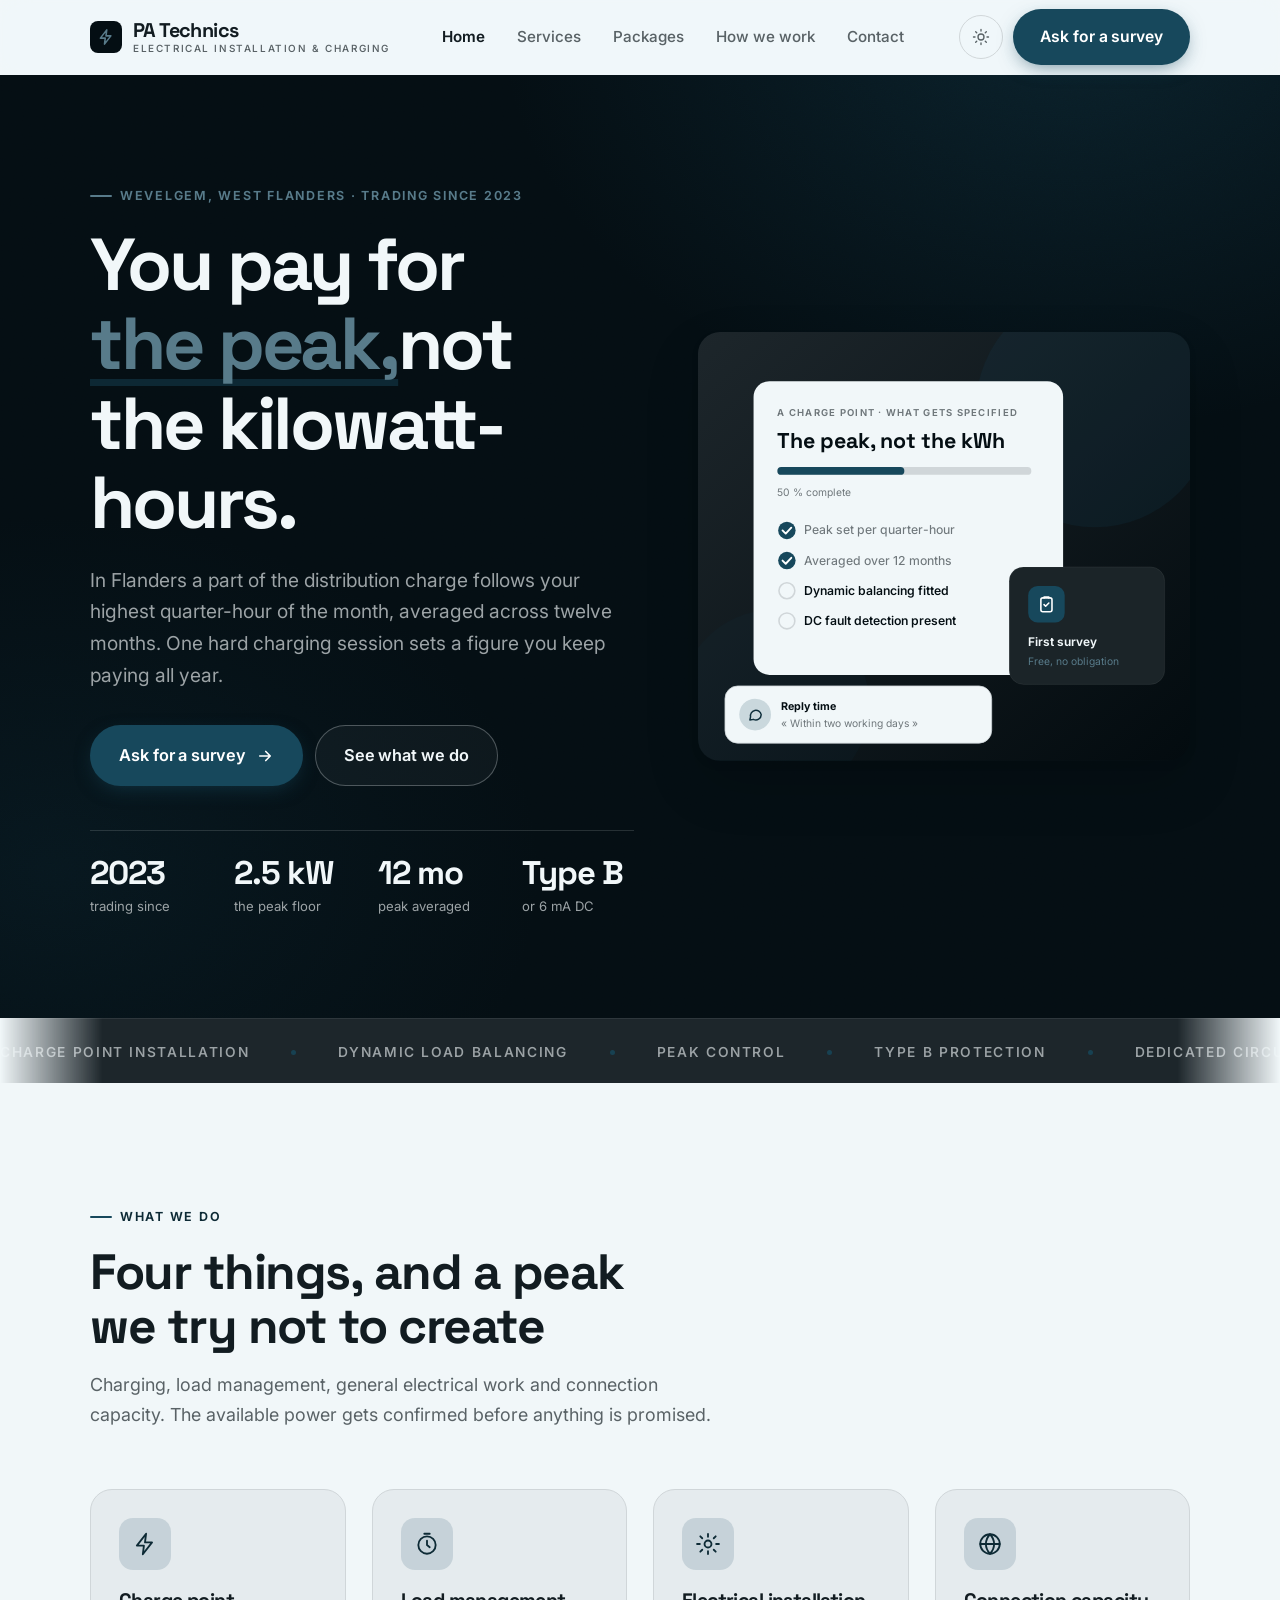
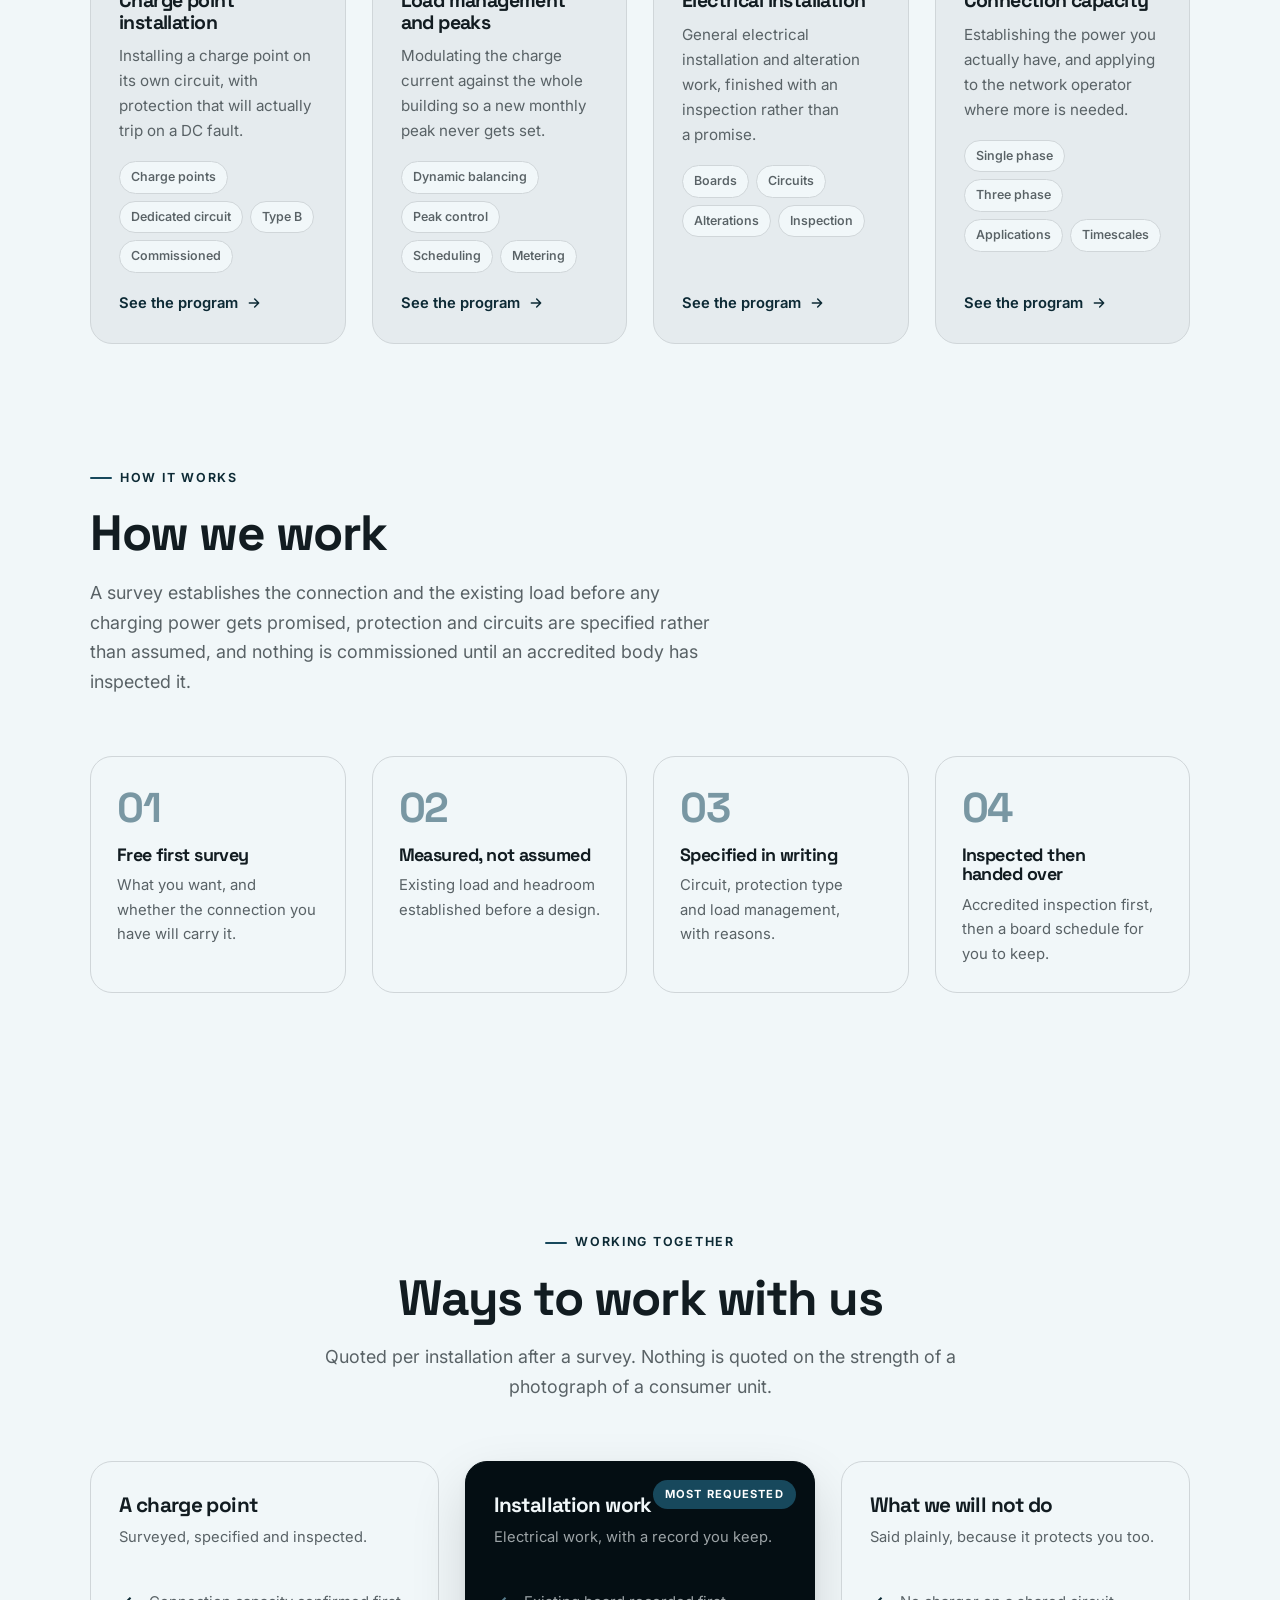
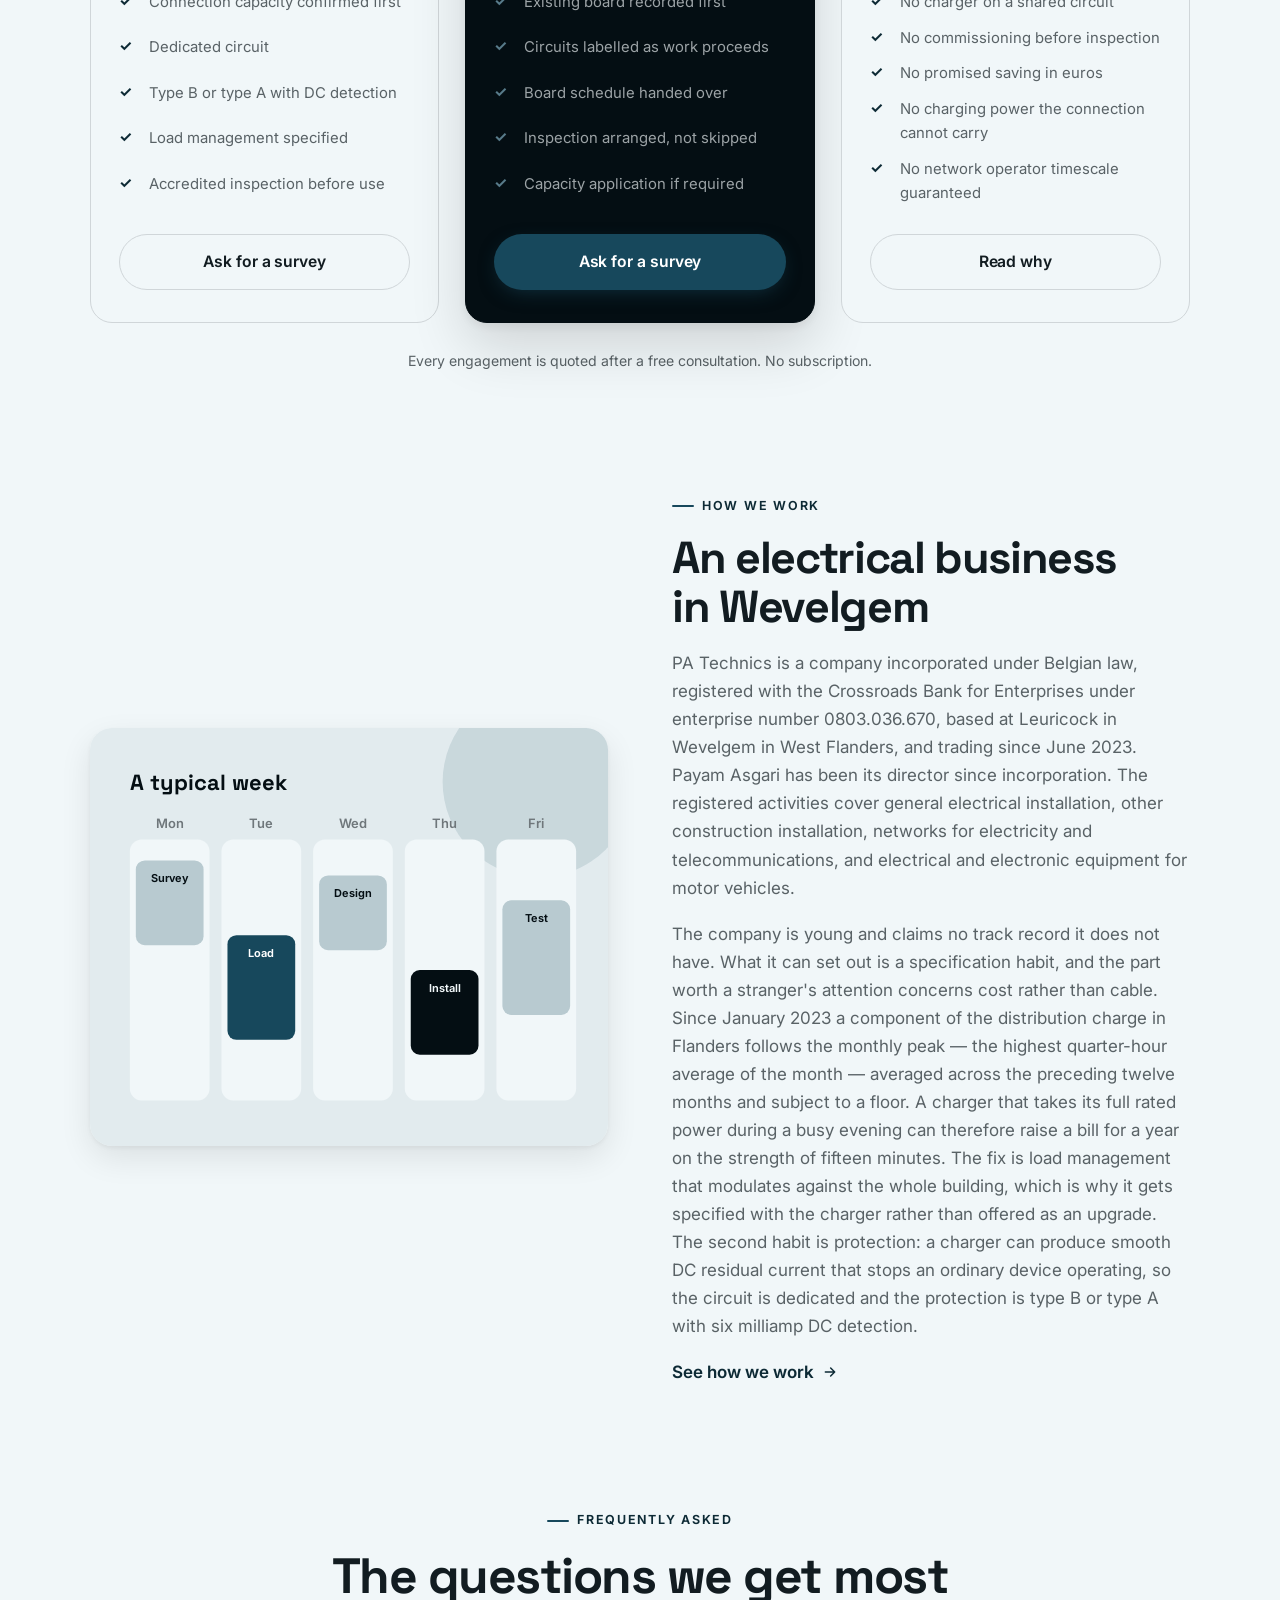
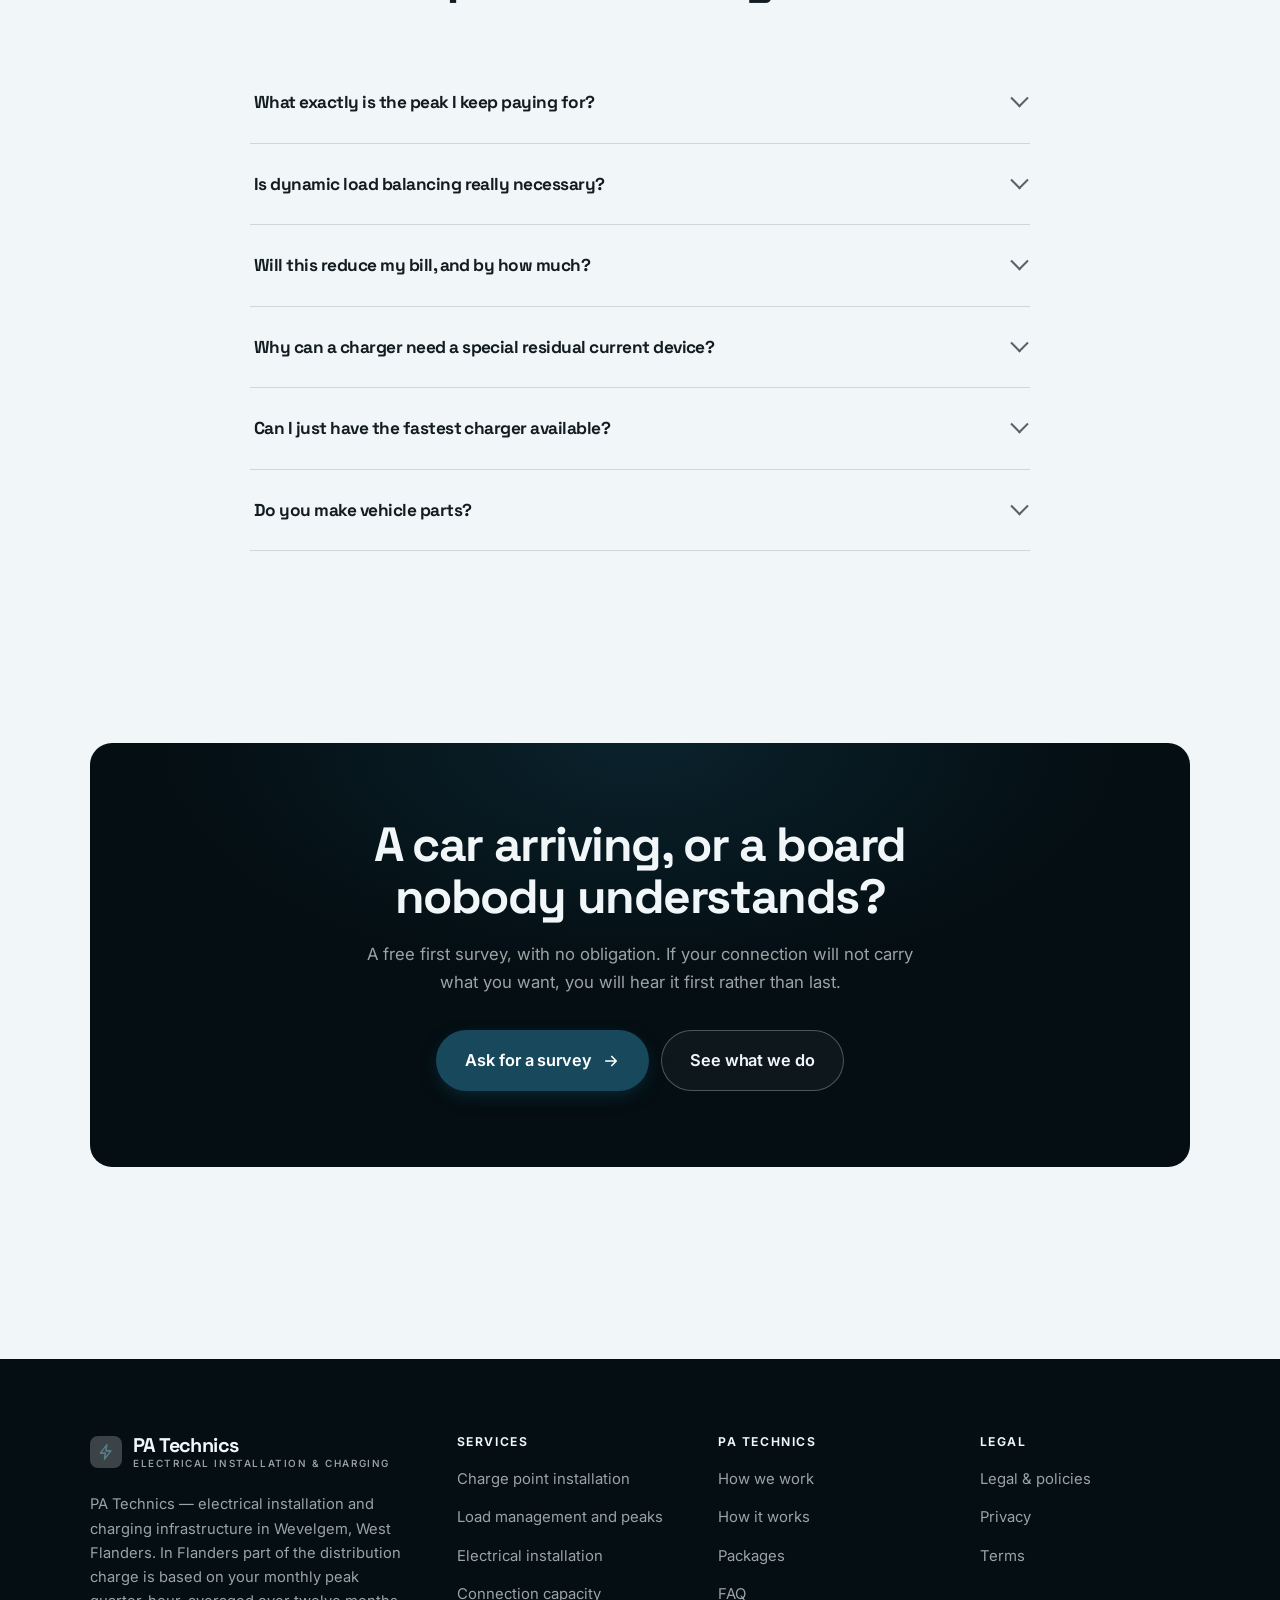
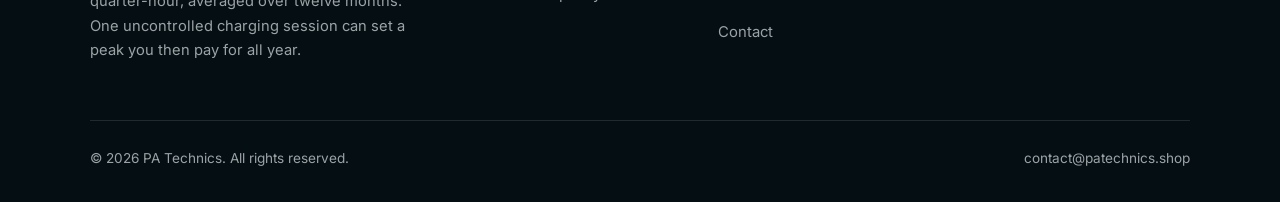
<file: index.html>
<!DOCTYPE html>
<html lang="en" class="no-js">
<head>
<meta charset="utf-8">
<meta name="viewport" content="width=device-width, initial-scale=1">
<title>PA Technics — electrical installation and charging, Wevelgem</title>
<meta name="description" content="PA Technics, electrical installation and charging infrastructure in Wevelgem, West Flanders: charge point installation, load management and peak control, general electrical work, and grid connection capacity.">
<link rel="canonical" href="https://patechnics.shop/">

<meta property="og:type" content="website">
<meta property="og:url" content="https://patechnics.shop/">
<meta property="og:site_name" content="PA Technics">
<meta property="og:locale" content="en_US">
<meta property="og:title" content="PA Technics — electrical installation and charging, Wevelgem">
<meta property="og:description" content="PA Technics, electrical installation and charging infrastructure in Wevelgem, West Flanders: charge point installation, load management and peak control, general electrical work, and grid connection capacity.">
<meta name="theme-color" content="#040e13">

<link rel="icon" href="assets/img/favicon.svg" type="image/svg+xml">
<link rel="preconnect" href="https://fonts.googleapis.com">
<link rel="preconnect" href="https://fonts.gstatic.com" crossorigin>
<link rel="stylesheet" href="https://fonts.googleapis.com/css2?family=Space+Grotesk:wght@400;500;700&family=Inter:wght@400..700&display=swap">
<link rel="stylesheet" href="assets/css/style.css">

<!-- Thème appliqué avant le premier rendu (évite le flash) -->
<script>
document.documentElement.classList.remove('no-js');
(function(){try{var t=localStorage.getItem('site-theme');if(t){document.documentElement.setAttribute('data-theme',t);}}catch(e){}})();
</script>
<script type="application/ld+json">
{
  "@context": "https://schema.org",
  "@type": "Organization",
  "name": "PA Technics",
  "url": "https://patechnics.shop/",
  "email": "contact@patechnics.shop",
  "description": "PA Technics, electrical installation and charging infrastructure in Wevelgem, West Flanders: charge point installation, load management and peak control, general electrical work, and grid connection capacity.",
  "areaServed": "US",
  "knowsLanguage": "en"
}
</script>
</head>

<body>
<a class="skip-link" href="#main">Skip to main content</a>

<header class="site-header">
  <nav class="wrap nav" aria-label="Main navigation">
    <a class="brand" href="index.html">
      <svg class="brand__mark" viewBox="0 0 64 64" aria-hidden="true">
        <rect class="bm-bg" width="64" height="64" rx="16"/>
        <g class="bm-ic" transform="translate(14 14) scale(1.5)" fill="none" stroke-width="2.1" stroke-linecap="round" stroke-linejoin="round"><path d="M13 2.5 4.5 13.5H11l-1 8 8.5-11H12z"/></g>
      </svg>
      <span>PA Technics<span class="brand__sub">ELECTRICAL INSTALLATION &amp; CHARGING</span></span>
    </a>

    <ul class="nav__links" id="nav-links">
      <li><a href="index.html" aria-current="page">Home</a></li>
      <li><a href="programs.html">Services</a></li>
      <li><a href="index.html#pricing">Packages</a></li>
      <li><a href="about.html">How we work</a></li>
      <li><a href="contact.html">Contact</a></li>
      <li><a class="btn btn--primary" href="contact.html">Ask for a survey</a></li>
    </ul>

    <div class="nav__cta">
      <button class="theme-toggle" type="button" aria-label="Switch to dark theme">
        <svg class="icon-sun" viewBox="0 0 24 24" fill="none" stroke="currentColor" stroke-width="1.8" stroke-linecap="round" aria-hidden="true"><circle cx="12" cy="12" r="4"/><path d="M12 2v2m0 16v2M2 12h2m16 0h2M4.9 4.9l1.4 1.4m11.4 11.4 1.4 1.4M19.1 4.9l-1.4 1.4M6.3 17.7l-1.4 1.4"/></svg>
        <svg class="icon-moon" viewBox="0 0 24 24" fill="none" stroke="currentColor" stroke-width="1.8" stroke-linecap="round" stroke-linejoin="round" aria-hidden="true"><path d="M21 12.8A9 9 0 1 1 11.2 3a7 7 0 0 0 9.8 9.8z"/></svg>
      </button>
      <a class="btn btn--primary" href="contact.html">Ask for a survey</a>
      <button class="nav__toggle" type="button" aria-expanded="false" aria-controls="nav-links" aria-label="Open menu">
        <svg class="icon-open" viewBox="0 0 24 24" fill="none" stroke="currentColor" stroke-width="2" stroke-linecap="round" aria-hidden="true"><path d="M3 6h18M3 12h18M3 18h18"/></svg>
        <svg class="icon-close" viewBox="0 0 24 24" fill="none" stroke="currentColor" stroke-width="2" stroke-linecap="round" aria-hidden="true"><path d="M6 6l12 12M18 6L6 18"/></svg>
      </button>
    </div>
  </nav>
</header>

<main id="main">

<section class="hero">
  <div class="wrap hero__inner">
    <div>
      <span class="eyebrow hero__eyebrow">Wevelgem, West Flanders · Trading since 2023</span>
      <h1>You pay for<br> <em>the peak,</em>not the kilowatt-hours.</h1>
      <p class="hero__lede">In Flanders a part of the distribution charge follows your highest quarter-hour of the month, averaged across twelve months. One hard charging session sets a figure you keep paying all year.</p>

      <div class="hero__actions">
        <a class="btn btn--primary btn--lg" href="contact.html">Ask for a survey <svg viewBox="0 0 24 24" fill="none" stroke="currentColor" stroke-width="2.2" stroke-linecap="round" stroke-linejoin="round" aria-hidden="true"><path d="M5 12h14M13 6l6 6-6 6"/></svg></a>
        <a class="btn btn--on-dark btn--lg" href="programs.html">See what we do</a>
      </div>

      <ul class="hero__proof">
        <li><span class="stat__num">2023</span><span class="stat__label">trading since</span></li>
        <li><span class="stat__num">2.5 kW</span><span class="stat__label">the peak floor</span></li>
        <li><span class="stat__num">12 mo</span><span class="stat__label">peak averaged</span></li>
        <li><span class="stat__num">Type B</span><span class="stat__label">or 6 mA DC</span></li>
      </ul>
    </div>

    <div class="hero__art">
      <svg viewBox="0 0 620 540" role="img" aria-label="What is specified on a charge point installation in Flanders, and why the peak matters.">
        <defs>
          <linearGradient id="hbg" x1="0" y1="0" x2="1" y2="1">
            <stop offset="0" stop-color="#1d262b"/><stop offset="1" stop-color="#030b0f"/>
          </linearGradient>
        </defs>
        <rect width="620" height="540" rx="22" fill="url(#hbg)"/>
        <circle cx="500" cy="96" r="150" fill="#17485c" opacity=".16"/>
        <circle cx="96" cy="470" r="120" fill="#17485c" opacity=".08"/>

        <g style="font-family: var(--font-body)">
          <!-- Carte programme -->
          <rect x="70" y="62" width="390" height="370" rx="20" fill="#f1f7f9"/>
          <text x="100" y="106" font-size="12" font-weight="650" letter-spacing="1.6" fill="#6f777b">A CHARGE POINT · WHAT GETS SPECIFIED</text>
          <text x="100" y="146" font-size="27" font-weight="700" fill="#040e13" style="font-family: var(--font-display)">The peak, not the kWh</text>
          <rect x="100" y="170" width="320" height="10" rx="5" fill="#d0d6d9"/>
          <rect x="100" y="170" width="160" height="10" rx="5" fill="#17485c"/>
          <text x="100" y="206" font-size="13" fill="#6f777b">50 % complete</text>
          <circle cx="112" cy="250" r="11" fill="#17485c"/><path d="M106.5 250l4 4 7-7.5" fill="none" stroke="#ffffff" stroke-width="2.4" stroke-linecap="round" stroke-linejoin="round"/><text x="134" y="255" font-size="15.5" fill="#6f777b" font-weight="450">Peak set per quarter-hour</text>
          <circle cx="112" cy="288" r="11" fill="#17485c"/><path d="M106.5 288l4 4 7-7.5" fill="none" stroke="#ffffff" stroke-width="2.4" stroke-linecap="round" stroke-linejoin="round"/><text x="134" y="293" font-size="15.5" fill="#6f777b" font-weight="450">Averaged over 12 months</text>
          <circle cx="112" cy="326" r="10" fill="none" stroke="#d0d6d9" stroke-width="2"/><text x="134" y="331" font-size="15.5" fill="#040e13" font-weight="560">Dynamic balancing fitted</text>
          <circle cx="112" cy="364" r="10" fill="none" stroke="#d0d6d9" stroke-width="2"/><text x="134" y="369" font-size="15.5" fill="#040e13" font-weight="560">DC fault detection present</text>

          <!-- Carte séance -->
          <rect x="392" y="296" width="196" height="148" rx="18" fill="#1b2428" stroke="#ffffff" stroke-opacity=".08"/>
          <rect x="416" y="320" width="46" height="46" rx="12" fill="#17485c"/>
          <g transform="translate(427 331)" fill="none" stroke="#ffffff" color="#ffffff" stroke-width="2" stroke-linecap="round" stroke-linejoin="round"><rect x="5" y="4" width="14" height="17.5" rx="2.5"/><path d="M9 4V3h6v1M9 12.5l2 2 4-4"/></g>
          <text x="416" y="396" font-size="15" font-weight="650" fill="#f1f7f9">First survey</text>
          <text x="416" y="420" font-size="13" fill="#587b8a">Free, no obligation</text>

          <!-- Retour du coach -->
          <rect x="34" y="446" width="336" height="72" rx="16" fill="#f1f7f9" stroke="#d0d6d9"/>
          <circle cx="72" cy="482" r="20" fill="#cad8dd"/>
          <g transform="translate(62 472) scale(.84)" fill="none" stroke="#0f2f3c" stroke-width="2.2" stroke-linecap="round" stroke-linejoin="round"><path d="M21 12a8 8 0 0 1-11.6 7.1L4 20l1-4.6A8 8 0 1 1 21 12z"/></g>
          <text x="104" y="476" font-size="13.5" font-weight="700" fill="#040e13">Reply time</text>
          <text x="104" y="498" font-size="13" fill="#6f777b">« Within two working days »</text>
        </g>
      </svg>
    </div>
  </div>
</section>

<div class="marquee" aria-hidden="true">
  <div class="marquee__track"><span>Charge point installation</span><span>Dynamic load balancing</span><span>Peak control</span><span>Type B protection</span><span>Dedicated circuits</span><span>Electrical installation</span><span>Three-phase conversion</span><span>Grid connection capacity</span><span>Wevelgem</span><span>West Flanders</span><span>Charge point installation</span><span>Dynamic load balancing</span><span>Peak control</span><span>Type B protection</span><span>Dedicated circuits</span><span>Electrical installation</span><span>Three-phase conversion</span><span>Grid connection capacity</span><span>Wevelgem</span><span>West Flanders</span></div>
</div>

<section class="section wrap" id="programs">
  <div class="section-head reveal">
    <span class="eyebrow">What we do</span>
    <h2>Four things, and a peak we try not to create</h2>
    <p>Charging, load management, general electrical work and connection capacity. The available power gets confirmed before anything is promised.</p>
  </div>
  <div class="grid grid--4 reveal-group">
    <a class="card" href="programs.html#charging">
      <div class="card__icon"><svg viewBox="0 0 24 24" fill="none" stroke="currentColor" stroke-width="1.7" stroke-linecap="round" stroke-linejoin="round" aria-hidden="true"><path d="M13 2.5 4.5 13.5H11l-1 8 8.5-11H12z"/></svg></div>
      <h3>Charge point installation</h3>
      <p>Installing a charge point on its own circuit, with protection that will actually trip on a DC fault.</p>
      <ul class="tags"><li>Charge points</li><li>Dedicated circuit</li><li>Type B</li><li>Commissioned</li></ul>
      <span class="arrow-link">See the program <svg viewBox="0 0 24 24" fill="none" stroke="currentColor" stroke-width="2.2" stroke-linecap="round" stroke-linejoin="round" aria-hidden="true"><path d="M5 12h14M13 6l6 6-6 6"/></svg></span>
    </a>
    <a class="card" href="programs.html#load">
      <div class="card__icon"><svg viewBox="0 0 24 24" fill="none" stroke="currentColor" stroke-width="1.7" stroke-linecap="round" stroke-linejoin="round" aria-hidden="true"><circle cx="12" cy="13" r="8"/><path d="M12 9v4l2.5 2M9.5 2.5h5"/></svg></div>
      <h3>Load management and peaks</h3>
      <p>Modulating the charge current against the whole building so a new monthly peak never gets set.</p>
      <ul class="tags"><li>Dynamic balancing</li><li>Peak control</li><li>Scheduling</li><li>Metering</li></ul>
      <span class="arrow-link">See the program <svg viewBox="0 0 24 24" fill="none" stroke="currentColor" stroke-width="2.2" stroke-linecap="round" stroke-linejoin="round" aria-hidden="true"><path d="M5 12h14M13 6l6 6-6 6"/></svg></span>
    </a>
    <a class="card" href="programs.html#electrical">
      <div class="card__icon"><svg viewBox="0 0 24 24" fill="none" stroke="currentColor" stroke-width="1.7" stroke-linecap="round" stroke-linejoin="round" aria-hidden="true"><circle cx="12" cy="12" r="3.2"/><path d="M12 2.8v2.6M12 18.6v2.6M4.5 12H1.9M22.1 12h-2.6M6.7 6.7 4.9 4.9M19.1 19.1l-1.8-1.8M17.3 6.7l1.8-1.8M4.9 19.1l1.8-1.8"/></svg></div>
      <h3>Electrical installation</h3>
      <p>General electrical installation and alteration work, finished with an inspection rather than a promise.</p>
      <ul class="tags"><li>Boards</li><li>Circuits</li><li>Alterations</li><li>Inspection</li></ul>
      <span class="arrow-link">See the program <svg viewBox="0 0 24 24" fill="none" stroke="currentColor" stroke-width="2.2" stroke-linecap="round" stroke-linejoin="round" aria-hidden="true"><path d="M5 12h14M13 6l6 6-6 6"/></svg></span>
    </a>
    <a class="card" href="programs.html#capacity">
      <div class="card__icon"><svg viewBox="0 0 24 24" fill="none" stroke="currentColor" stroke-width="1.7" stroke-linecap="round" stroke-linejoin="round" aria-hidden="true"><circle cx="12" cy="12" r="9"/><path d="M3 12h18M12 3c2.5 2.7 3.8 5.7 3.8 9s-1.3 6.3-3.8 9c-2.5-2.7-3.8-5.7-3.8-9S9.5 5.7 12 3z"/></svg></div>
      <h3>Connection capacity</h3>
      <p>Establishing the power you actually have, and applying to the network operator where more is needed.</p>
      <ul class="tags"><li>Single phase</li><li>Three phase</li><li>Applications</li><li>Timescales</li></ul>
      <span class="arrow-link">See the program <svg viewBox="0 0 24 24" fill="none" stroke="currentColor" stroke-width="2.2" stroke-linecap="round" stroke-linejoin="round" aria-hidden="true"><path d="M5 12h14M13 6l6 6-6 6"/></svg></span>
    </a>
  </div>
</section>

<section class="section section--flush wrap" id="how-it-works">
  <div class="section-head reveal">
    <span class="eyebrow">How it works</span>
    <h2>How we work</h2>
    <p>A survey establishes the connection and the existing load before any charging power gets promised, protection and circuits are specified rather than assumed, and nothing is commissioned until an accredited body has inspected it.</p>
  </div>
  <div class="grid grid--4 steps reveal-group">
    <article class="step">
      <h3>Free first survey</h3>
      <p>What you want, and whether the connection you have will carry it.</p>
    </article>
    <article class="step">
      <h3>Measured, not assumed</h3>
      <p>Existing load and headroom established before a design.</p>
    </article>
    <article class="step">
      <h3>Specified in writing</h3>
      <p>Circuit, protection type and load management, with reasons.</p>
    </article>
    <article class="step">
      <h3>Inspected then handed over</h3>
      <p>Accredited inspection first, then a board schedule for you to keep.</p>
    </article>
  </div>
</section>

<section class="section wrap" id="pricing">
  <div class="section-head section-head--center reveal">
    <span class="eyebrow">Working together</span>
    <h2>Ways to work with us</h2>
    <p>Quoted per installation after a survey. Nothing is quoted on the strength of a photograph of a consumer unit.</p>
  </div>
  <div class="grid grid--3 plans reveal-group">
    <article class="plan">
      
      <h3>A charge point</h3>
      <p class="plan__desc">Surveyed, specified and inspected.</p>
      
      <ul class="plan__features">
        <li>Connection capacity confirmed first</li>
        <li>Dedicated circuit</li>
        <li>Type B or type A with DC detection</li>
        <li>Load management specified</li>
        <li>Accredited inspection before use</li>
      </ul>
      <a class="btn btn--ghost btn--block" href="contact.html">Ask for a survey</a>
    </article>
    <article class="plan plan--featured">
      <span class="plan__tag">Most requested</span>
      <h3>Installation work</h3>
      <p class="plan__desc">Electrical work, with a record you keep.</p>
      
      <ul class="plan__features">
        <li>Existing board recorded first</li>
        <li>Circuits labelled as work proceeds</li>
        <li>Board schedule handed over</li>
        <li>Inspection arranged, not skipped</li>
        <li>Capacity application if required</li>
      </ul>
      <a class="btn btn--primary btn--block" href="contact.html">Ask for a survey</a>
    </article>
    <article class="plan">
      
      <h3>What we will not do</h3>
      <p class="plan__desc">Said plainly, because it protects you too.</p>
      
      <ul class="plan__features">
        <li>No charger on a shared circuit</li>
        <li>No commissioning before inspection</li>
        <li>No promised saving in euros</li>
        <li>No charging power the connection cannot carry</li>
        <li>No network operator timescale guaranteed</li>
      </ul>
      <a class="btn btn--ghost btn--block" href="contact.html">Read why</a>
    </article>
  </div>
  <p class="plans-note">Every engagement is quoted after a free consultation. No subscription.</p>
</section>

<section class="section section--flush wrap">
  <div class="split reveal">
    <div class="split__art">
      <svg viewBox="0 0 520 420" role="img" aria-label="Example of a typical week: Survey, Load, Design, Install, Test, Report.">
        <rect width="520" height="420" rx="20" fill="#e2ebee"/>
        <circle cx="450" cy="54" r="96" fill="#17485c" opacity=".12"/>
        <g style="font-family: var(--font-body)">
        <text x="40" y="62" font-size="22" font-weight="700" fill="#040e13" style="font-family: var(--font-display)">A typical week</text>
        <text x="80" y="100" text-anchor="middle" font-size="13" font-weight="600" fill="#6f777b">Mon</text>
        <rect x="40" y="112" width="80" height="262" rx="12" fill="#f1f7f9"/>
        <rect x="46" y="133" width="68" height="85" rx="9" fill="#b8cad0"/>
        <text x="80" y="155" text-anchor="middle" font-size="11" font-weight="650" fill="#040e13">Survey</text>
        <text x="172" y="100" text-anchor="middle" font-size="13" font-weight="600" fill="#6f777b">Tue</text>
        <rect x="132" y="112" width="80" height="262" rx="12" fill="#f1f7f9"/>
        <rect x="138" y="208" width="68" height="105" rx="9" fill="#17485c"/>
        <text x="172" y="230" text-anchor="middle" font-size="11" font-weight="650" fill="#ffffff">Load</text>
        <text x="264" y="100" text-anchor="middle" font-size="13" font-weight="600" fill="#6f777b">Wed</text>
        <rect x="224" y="112" width="80" height="262" rx="12" fill="#f1f7f9"/>
        <rect x="230" y="148" width="68" height="75" rx="9" fill="#b8cad0"/>
        <text x="264" y="170" text-anchor="middle" font-size="11" font-weight="650" fill="#040e13">Design</text>
        <text x="356" y="100" text-anchor="middle" font-size="13" font-weight="600" fill="#6f777b">Thu</text>
        <rect x="316" y="112" width="80" height="262" rx="12" fill="#f1f7f9"/>
        <rect x="322" y="243" width="68" height="85" rx="9" fill="#040e13"/>
        <text x="356" y="265" text-anchor="middle" font-size="11" font-weight="650" fill="#f1f7f9">Install</text>
        <text x="448" y="100" text-anchor="middle" font-size="13" font-weight="600" fill="#6f777b">Fri</text>
        <rect x="408" y="112" width="80" height="262" rx="12" fill="#f1f7f9"/>
        <rect x="414" y="173" width="68" height="115" rx="9" fill="#b8cad0"/>
        <text x="448" y="195" text-anchor="middle" font-size="11" font-weight="650" fill="#040e13">Test</text>
        </g>
      </svg>
    </div>
    <div>
      <span class="eyebrow">How we work</span>
      <h2>An electrical business in Wevelgem</h2>
      <p>PA Technics is a company incorporated under Belgian law, registered with the Crossroads Bank for Enterprises under enterprise number 0803.036.670, based at Leuricock in Wevelgem in West Flanders, and trading since June 2023. Payam Asgari has been its director since incorporation. The registered activities cover general electrical installation, other construction installation, networks for electricity and telecommunications, and electrical and electronic equipment for motor vehicles.</p>
      <p>The company is young and claims no track record it does not have. What it can set out is a specification habit, and the part worth a stranger's attention concerns cost rather than cable. Since January 2023 a component of the distribution charge in Flanders follows the monthly peak — the highest quarter-hour average of the month — averaged across the preceding twelve months and subject to a floor. A charger that takes its full rated power during a busy evening can therefore raise a bill for a year on the strength of fifteen minutes. The fix is load management that modulates against the whole building, which is why it gets specified with the charger rather than offered as an upgrade. The second habit is protection: a charger can produce smooth DC residual current that stops an ordinary device operating, so the circuit is dedicated and the protection is type B or type A with six milliamp DC detection.</p>
      <p><a class="arrow-link" href="about.html">See how we work <svg viewBox="0 0 24 24" fill="none" stroke="currentColor" stroke-width="2.2" stroke-linecap="round" stroke-linejoin="round" aria-hidden="true"><path d="M5 12h14M13 6l6 6-6 6"/></svg></a></p>
    </div>
  </div>
</section>

<section class="section section--flush wrap" id="faq">
  <div class="section-head section-head--center reveal">
    <span class="eyebrow">Frequently asked</span>
    <h2>The questions we get most</h2>
  </div>
  <div class="faq reveal">
    <details>
      <summary>What exactly is the peak I keep paying for?</summary>
      <p>The capacity component of the Flemish distribution charge is calculated from your monthly peak, which is the highest quarter-hourly average offtake recorded during that month, and the figure used is the average of those monthly peaks across the preceding twelve months, subject to a floor. The practical meaning is that a quarter of an hour of heavy simultaneous use does not cost you once; it sits in a rolling average for the next year. That is why we ask what else runs in the evening before specifying a charge point, and why the answer changes the design.</p>
    </details>
    <details>
      <summary>Is dynamic load balancing really necessary?</summary>
      <p>It is the difference between a charger that costs you only energy and one that also raises your capacity charge. Dynamic balancing measures what the rest of the building is drawing and allocates the remainder to the car, so the total never pushes past a set ceiling. On most evenings nothing is noticeable. On the few evenings when the oven, the heat pump and the car would have coincided, the car charges a little more slowly and no new peak is created. Static limiting caps the charger at a fixed figure regardless of the house, which is cruder but still far better than nothing.</p>
    </details>
    <details>
      <summary>Will this reduce my bill, and by how much?</summary>
      <p>It should reduce the capacity component, and we will not put a figure on it. The amount depends on the tariff applicable to you, on your supply contract, and above all on how you actually use electricity, none of which we control. Anyone who quotes you a precise annual saving before seeing a year of your consumption is guessing, and the guess will be optimistic. What we can say is what creates a peak and what prevents one, which is the part within an installer's control.</p>
    </details>
    <details>
      <summary>Why can a charger need a special residual current device?</summary>
      <p>Because of the kind of fault current it can produce. Charging equipment can generate smooth direct residual current, and a device of type AC or type A may be unable to detect it — worse, that current can impair the device so it fails to operate on faults it would otherwise catch. Protection therefore has to be a type B device, or a type A device combined with equipment detecting smooth DC residual current at six milliamps, which many chargers provide internally. The circuit is also dedicated. If a quotation does not mention any of this, it is worth asking which arrangement is being proposed.</p>
    </details>
    <details>
      <summary>Can I just have the fastest charger available?</summary>
      <p>Only if your connection carries it, which is the first thing to establish rather than the last. Many homes are on a single-phase connection that simply will not support an eleven kilowatt charge point, and raising the capacity or converting to three phase means applying to the distribution network operator, which sets the cost and the timescale. We find out before quoting. Quite often the better answer is a slower charger with good load management, because a car parked overnight does not need to be charged in forty minutes.</p>
    </details>
    <details>
      <summary>Do you make vehicle parts?</summary>
      <p>No, and this answer exists because one of our registered activity codes refers to the manufacture of electrical and electronic equipment for motor vehicles. We install and work on charging infrastructure and building electrical systems. We do not place electrical or electronic equipment for vehicles on the market under our own name, which would carry its own type-approval and electromagnetic compatibility obligations, and we make no declaration of conformity as a manufacturer of such equipment.</p>
    </details>
  </div>
</section>

<section class="wrap section--tight">
  <div class="cta-band reveal">
    <h2>A car arriving, or a board nobody understands?</h2>
    <p>A free first survey, with no obligation. If your connection will not carry what you want, you will hear it first rather than last.</p>
    <div class="hero__actions">
      <a class="btn btn--primary btn--lg" href="contact.html">Ask for a survey <svg viewBox="0 0 24 24" fill="none" stroke="currentColor" stroke-width="2.2" stroke-linecap="round" stroke-linejoin="round" aria-hidden="true"><path d="M5 12h14M13 6l6 6-6 6"/></svg></a>
      <a class="btn btn--on-dark btn--lg" href="programs.html">See what we do</a>
    </div>
  </div>
</section>

</main>

<footer class="site-footer">
  <div class="wrap">
    <div class="footer__grid">
      <div class="footer__brand">
        <a class="brand" href="index.html">
          <svg class="brand__mark" viewBox="0 0 64 64" aria-hidden="true">
        <rect class="bm-bg" width="64" height="64" rx="16"/>
        <g class="bm-ic" transform="translate(14 14) scale(1.5)" fill="none" stroke-width="2.1" stroke-linecap="round" stroke-linejoin="round"><path d="M13 2.5 4.5 13.5H11l-1 8 8.5-11H12z"/></g>
      </svg>
          <span>PA Technics<span class="brand__sub">ELECTRICAL INSTALLATION &amp; CHARGING</span></span>
        </a>
        <p>PA Technics — electrical installation and charging infrastructure in Wevelgem, West Flanders. In Flanders part of the distribution charge is based on your monthly peak quarter-hour, averaged over twelve months. One uncontrolled charging session can set a peak you then pay for all year.</p>
      </div>

      <div class="footer__col">
        <h4>Services</h4>
        <ul>
          <li><a href="programs.html#charging">Charge point installation</a></li>
          <li><a href="programs.html#load">Load management and peaks</a></li>
          <li><a href="programs.html#electrical">Electrical installation</a></li>
          <li><a href="programs.html#capacity">Connection capacity</a></li>
        </ul>
      </div>

      <div class="footer__col">
        <h4>PA Technics</h4>
        <ul>
          <li><a href="about.html">How we work</a></li>
          <li><a href="index.html#how-it-works">How it works</a></li>
          <li><a href="index.html#pricing">Packages</a></li>
          <li><a href="index.html#faq">FAQ</a></li>
          <li><a href="contact.html">Contact</a></li>
        </ul>
      </div>

      <div class="footer__col">
        <h4>Legal</h4>
        <ul>
          <li><a href="legal.html">Legal &amp; policies</a></li>
          <li><a href="legal.html#privacy">Privacy</a></li>
          <li><a href="legal.html#terms">Terms</a></li>
        </ul>
      </div>
    </div>

    <div class="footer__bottom">
      <p>© <span data-year>2026</span> PA Technics. All rights reserved.</p>
      <p><a href="mailto:contact@patechnics.shop">contact@patechnics.shop</a></p>
    </div>
  </div>
</footer>

<script src="assets/js/main.js" defer></script>
</body>
</html>
</file>
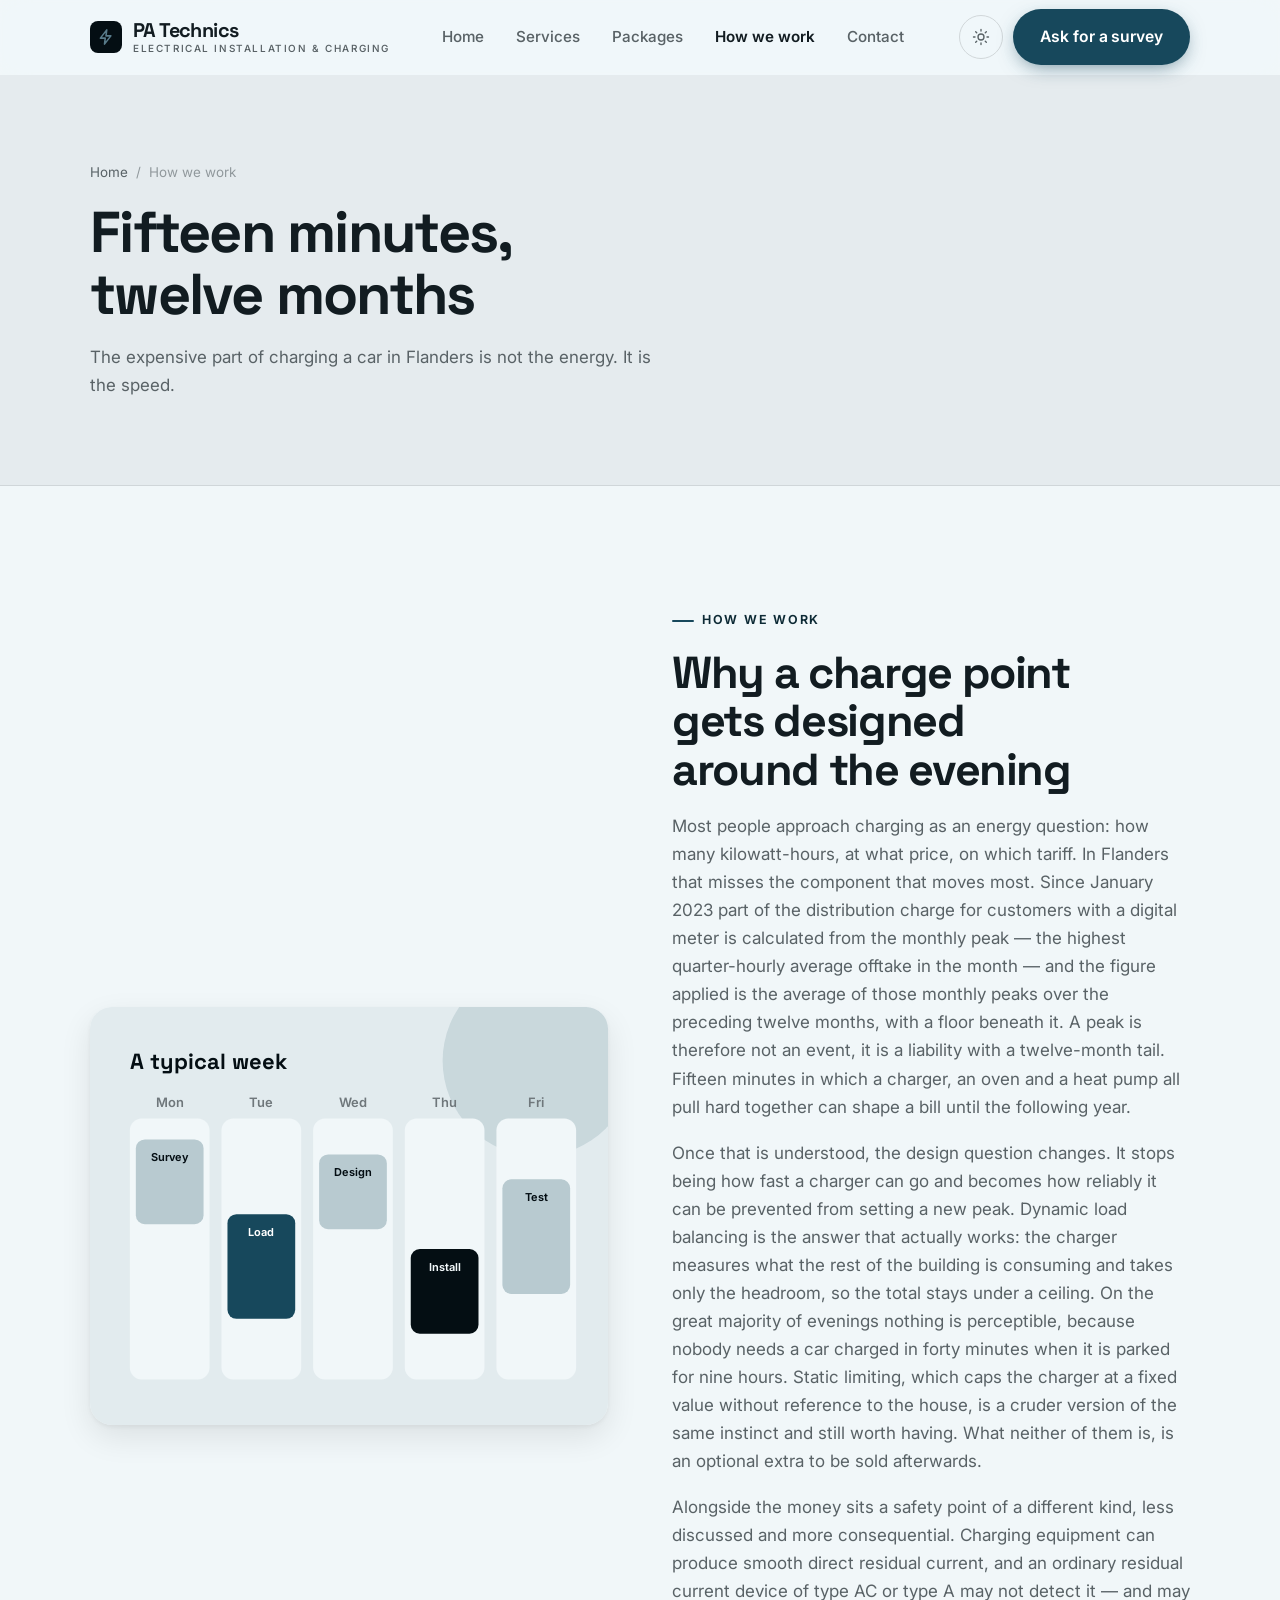
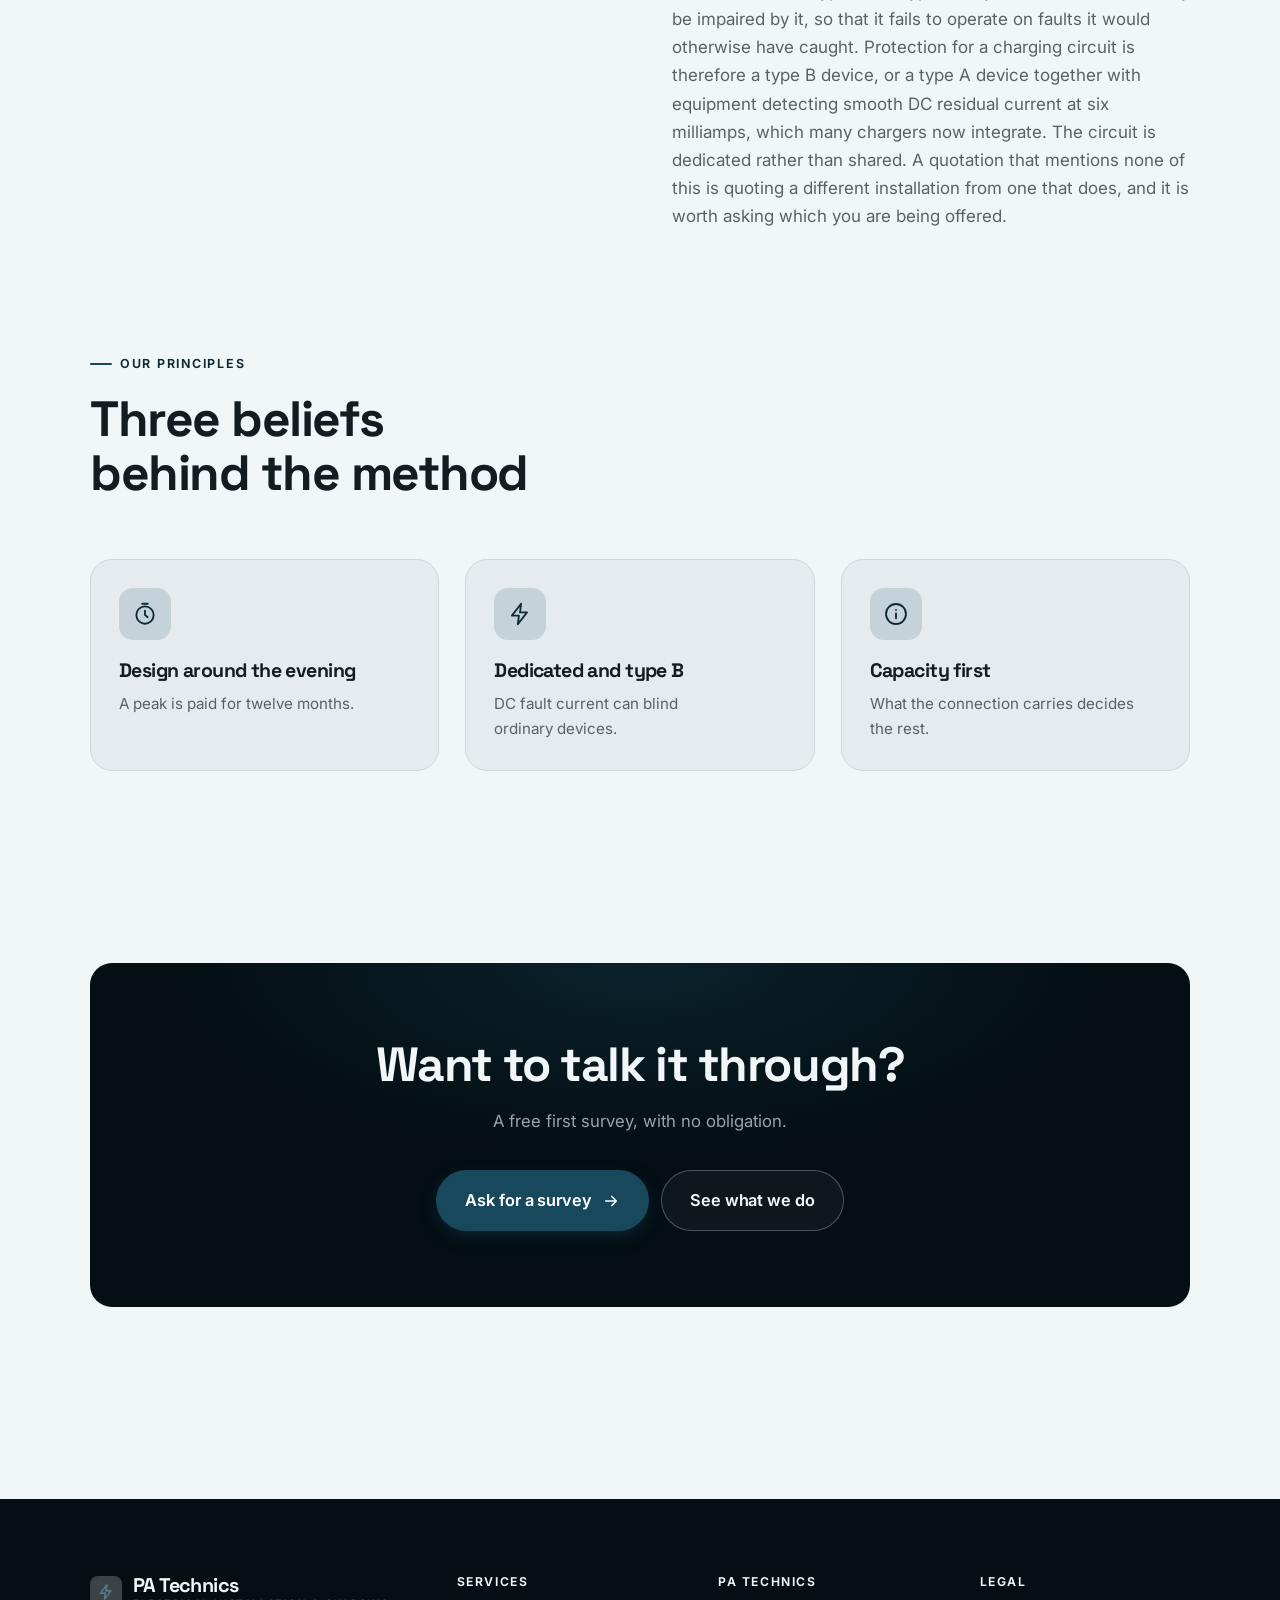
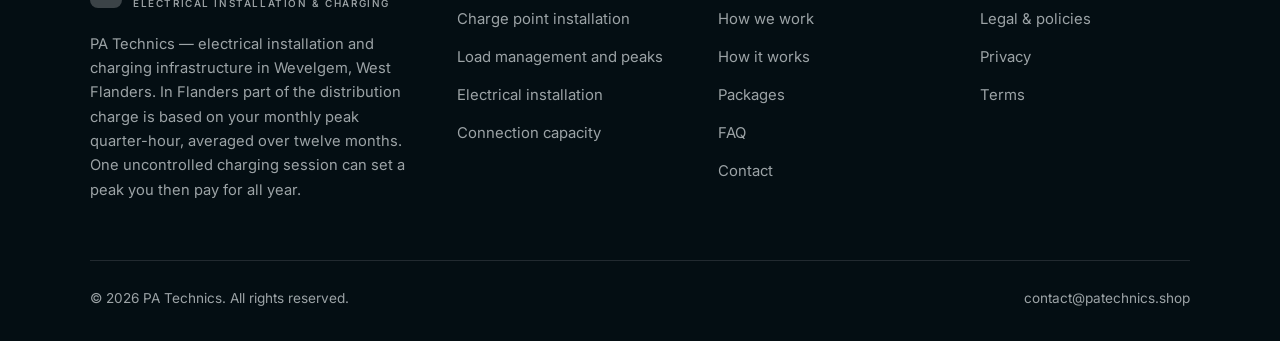
<file: about.html>
<!DOCTYPE html>
<html lang="en" class="no-js">
<head>
<meta charset="utf-8">
<meta name="viewport" content="width=device-width, initial-scale=1">
<title>How we work — PA Technics</title>
<meta name="description" content="About PA Technics, electrical installation and charging infrastructure in Wevelgem, West Flanders, enterprise number 0803.036.670.">
<link rel="canonical" href="https://patechnics.shop/about.html">

<meta property="og:type" content="website">
<meta property="og:url" content="https://patechnics.shop/about.html">
<meta property="og:site_name" content="PA Technics">
<meta property="og:locale" content="en_US">
<meta property="og:title" content="How we work — PA Technics">
<meta property="og:description" content="About PA Technics, electrical installation and charging infrastructure in Wevelgem, West Flanders, enterprise number 0803.036.670.">
<meta name="theme-color" content="#040e13">

<link rel="icon" href="assets/img/favicon.svg" type="image/svg+xml">
<link rel="preconnect" href="https://fonts.googleapis.com">
<link rel="preconnect" href="https://fonts.gstatic.com" crossorigin>
<link rel="stylesheet" href="https://fonts.googleapis.com/css2?family=Space+Grotesk:wght@400;500;700&family=Inter:wght@400..700&display=swap">
<link rel="stylesheet" href="assets/css/style.css">

<!-- Thème appliqué avant le premier rendu (évite le flash) -->
<script>
document.documentElement.classList.remove('no-js');
(function(){try{var t=localStorage.getItem('site-theme');if(t){document.documentElement.setAttribute('data-theme',t);}}catch(e){}})();
</script>
</head>

<body>
<a class="skip-link" href="#main">Skip to main content</a>

<header class="site-header">
  <nav class="wrap nav" aria-label="Main navigation">
    <a class="brand" href="index.html">
      <svg class="brand__mark" viewBox="0 0 64 64" aria-hidden="true">
        <rect class="bm-bg" width="64" height="64" rx="16"/>
        <g class="bm-ic" transform="translate(14 14) scale(1.5)" fill="none" stroke-width="2.1" stroke-linecap="round" stroke-linejoin="round"><path d="M13 2.5 4.5 13.5H11l-1 8 8.5-11H12z"/></g>
      </svg>
      <span>PA Technics<span class="brand__sub">ELECTRICAL INSTALLATION &amp; CHARGING</span></span>
    </a>

    <ul class="nav__links" id="nav-links">
      <li><a href="index.html">Home</a></li>
      <li><a href="programs.html">Services</a></li>
      <li><a href="index.html#pricing">Packages</a></li>
      <li><a href="about.html" aria-current="page">How we work</a></li>
      <li><a href="contact.html">Contact</a></li>
      <li><a class="btn btn--primary" href="contact.html">Ask for a survey</a></li>
    </ul>

    <div class="nav__cta">
      <button class="theme-toggle" type="button" aria-label="Switch to dark theme">
        <svg class="icon-sun" viewBox="0 0 24 24" fill="none" stroke="currentColor" stroke-width="1.8" stroke-linecap="round" aria-hidden="true"><circle cx="12" cy="12" r="4"/><path d="M12 2v2m0 16v2M2 12h2m16 0h2M4.9 4.9l1.4 1.4m11.4 11.4 1.4 1.4M19.1 4.9l-1.4 1.4M6.3 17.7l-1.4 1.4"/></svg>
        <svg class="icon-moon" viewBox="0 0 24 24" fill="none" stroke="currentColor" stroke-width="1.8" stroke-linecap="round" stroke-linejoin="round" aria-hidden="true"><path d="M21 12.8A9 9 0 1 1 11.2 3a7 7 0 0 0 9.8 9.8z"/></svg>
      </button>
      <a class="btn btn--primary" href="contact.html">Ask for a survey</a>
      <button class="nav__toggle" type="button" aria-expanded="false" aria-controls="nav-links" aria-label="Open menu">
        <svg class="icon-open" viewBox="0 0 24 24" fill="none" stroke="currentColor" stroke-width="2" stroke-linecap="round" aria-hidden="true"><path d="M3 6h18M3 12h18M3 18h18"/></svg>
        <svg class="icon-close" viewBox="0 0 24 24" fill="none" stroke="currentColor" stroke-width="2" stroke-linecap="round" aria-hidden="true"><path d="M6 6l12 12M18 6L6 18"/></svg>
      </button>
    </div>
  </nav>
</header>

<main id="main">

<section class="page-head">
  <div class="wrap">
    <nav class="breadcrumb" aria-label="Breadcrumb">
      <a href="index.html">Home</a><span>/</span><span aria-current="page">How we work</span>
    </nav>
    <h1>Fifteen minutes, twelve months</h1>
    <p>The expensive part of charging a car in Flanders is not the energy. It is the speed.</p>
  </div>
</section>

<section class="section wrap">
  <div class="split reveal">
    <div class="split__art">
      <svg viewBox="0 0 520 420" role="img" aria-label="Example of a typical week: Survey, Load, Design, Install, Test, Report.">
        <rect width="520" height="420" rx="20" fill="#e2ebee"/>
        <circle cx="450" cy="54" r="96" fill="#17485c" opacity=".12"/>
        <g style="font-family: var(--font-body)">
        <text x="40" y="62" font-size="22" font-weight="700" fill="#040e13" style="font-family: var(--font-display)">A typical week</text>
        <text x="80" y="100" text-anchor="middle" font-size="13" font-weight="600" fill="#6f777b">Mon</text>
        <rect x="40" y="112" width="80" height="262" rx="12" fill="#f1f7f9"/>
        <rect x="46" y="133" width="68" height="85" rx="9" fill="#b8cad0"/>
        <text x="80" y="155" text-anchor="middle" font-size="11" font-weight="650" fill="#040e13">Survey</text>
        <text x="172" y="100" text-anchor="middle" font-size="13" font-weight="600" fill="#6f777b">Tue</text>
        <rect x="132" y="112" width="80" height="262" rx="12" fill="#f1f7f9"/>
        <rect x="138" y="208" width="68" height="105" rx="9" fill="#17485c"/>
        <text x="172" y="230" text-anchor="middle" font-size="11" font-weight="650" fill="#ffffff">Load</text>
        <text x="264" y="100" text-anchor="middle" font-size="13" font-weight="600" fill="#6f777b">Wed</text>
        <rect x="224" y="112" width="80" height="262" rx="12" fill="#f1f7f9"/>
        <rect x="230" y="148" width="68" height="75" rx="9" fill="#b8cad0"/>
        <text x="264" y="170" text-anchor="middle" font-size="11" font-weight="650" fill="#040e13">Design</text>
        <text x="356" y="100" text-anchor="middle" font-size="13" font-weight="600" fill="#6f777b">Thu</text>
        <rect x="316" y="112" width="80" height="262" rx="12" fill="#f1f7f9"/>
        <rect x="322" y="243" width="68" height="85" rx="9" fill="#040e13"/>
        <text x="356" y="265" text-anchor="middle" font-size="11" font-weight="650" fill="#f1f7f9">Install</text>
        <text x="448" y="100" text-anchor="middle" font-size="13" font-weight="600" fill="#6f777b">Fri</text>
        <rect x="408" y="112" width="80" height="262" rx="12" fill="#f1f7f9"/>
        <rect x="414" y="173" width="68" height="115" rx="9" fill="#b8cad0"/>
        <text x="448" y="195" text-anchor="middle" font-size="11" font-weight="650" fill="#040e13">Test</text>
        </g>
      </svg>
    </div>
    <div>
      <span class="eyebrow">How we work</span>
      <h2>Why a charge point gets designed around the evening</h2>
      <p>Most people approach charging as an energy question: how many kilowatt-hours, at what price, on which tariff. In Flanders that misses the component that moves most. Since January 2023 part of the distribution charge for customers with a digital meter is calculated from the monthly peak — the highest quarter-hourly average offtake in the month — and the figure applied is the average of those monthly peaks over the preceding twelve months, with a floor beneath it. A peak is therefore not an event, it is a liability with a twelve-month tail. Fifteen minutes in which a charger, an oven and a heat pump all pull hard together can shape a bill until the following year.</p>
      <p>Once that is understood, the design question changes. It stops being how fast a charger can go and becomes how reliably it can be prevented from setting a new peak. Dynamic load balancing is the answer that actually works: the charger measures what the rest of the building is consuming and takes only the headroom, so the total stays under a ceiling. On the great majority of evenings nothing is perceptible, because nobody needs a car charged in forty minutes when it is parked for nine hours. Static limiting, which caps the charger at a fixed value without reference to the house, is a cruder version of the same instinct and still worth having. What neither of them is, is an optional extra to be sold afterwards.</p>
      <p>Alongside the money sits a safety point of a different kind, less discussed and more consequential. Charging equipment can produce smooth direct residual current, and an ordinary residual current device of type AC or type A may not detect it — and may be impaired by it, so that it fails to operate on faults it would otherwise have caught. Protection for a charging circuit is therefore a type B device, or a type A device together with equipment detecting smooth DC residual current at six milliamps, which many chargers now integrate. The circuit is dedicated rather than shared. A quotation that mentions none of this is quoting a different installation from one that does, and it is worth asking which you are being offered.</p>
      <!--
        TO DO: add a short introduction of the coach (name, real background),
        with a photo if possible. Do not invent credentials — see README.md.
      -->
    </div>
  </div>
</section>

<section class="section section--flush wrap">
  <div class="section-head reveal">
    <span class="eyebrow">Our principles</span>
    <h2>Three beliefs behind the method</h2>
  </div>
  <div class="grid grid--3 reveal-group">
    <article class="card">
      <div class="card__icon"><svg viewBox="0 0 24 24" fill="none" stroke="currentColor" stroke-width="1.7" stroke-linecap="round" stroke-linejoin="round" aria-hidden="true"><circle cx="12" cy="13" r="8"/><path d="M12 9v4l2.5 2M9.5 2.5h5"/></svg></div>
      <h3>Design around the evening</h3>
      <p>A peak is paid for twelve months.</p>
    </article>
    <article class="card">
      <div class="card__icon"><svg viewBox="0 0 24 24" fill="none" stroke="currentColor" stroke-width="1.7" stroke-linecap="round" stroke-linejoin="round" aria-hidden="true"><path d="M13 2.5 4.5 13.5H11l-1 8 8.5-11H12z"/></svg></div>
      <h3>Dedicated and type B</h3>
      <p>DC fault current can blind ordinary devices.</p>
    </article>
    <article class="card">
      <div class="card__icon"><svg viewBox="0 0 24 24" fill="none" stroke="currentColor" stroke-width="1.7" stroke-linecap="round" stroke-linejoin="round" aria-hidden="true"><circle cx="12" cy="12" r="9.2"/><path d="M12 16v-4.5M12 8.2v.1"/></svg></div>
      <h3>Capacity first</h3>
      <p>What the connection carries decides the rest.</p>
    </article>
  </div>
</section>

<section class="wrap section--tight">
  <div class="cta-band reveal">
    <h2>Want to talk it through?</h2>
    <p>A free first survey, with no obligation.</p>
    <div class="hero__actions">
      <a class="btn btn--primary btn--lg" href="contact.html">Ask for a survey <svg viewBox="0 0 24 24" fill="none" stroke="currentColor" stroke-width="2.2" stroke-linecap="round" stroke-linejoin="round" aria-hidden="true"><path d="M5 12h14M13 6l6 6-6 6"/></svg></a>
      <a class="btn btn--on-dark btn--lg" href="programs.html">See what we do</a>
    </div>
  </div>
</section>

</main>

<footer class="site-footer">
  <div class="wrap">
    <div class="footer__grid">
      <div class="footer__brand">
        <a class="brand" href="index.html">
          <svg class="brand__mark" viewBox="0 0 64 64" aria-hidden="true">
        <rect class="bm-bg" width="64" height="64" rx="16"/>
        <g class="bm-ic" transform="translate(14 14) scale(1.5)" fill="none" stroke-width="2.1" stroke-linecap="round" stroke-linejoin="round"><path d="M13 2.5 4.5 13.5H11l-1 8 8.5-11H12z"/></g>
      </svg>
          <span>PA Technics<span class="brand__sub">ELECTRICAL INSTALLATION &amp; CHARGING</span></span>
        </a>
        <p>PA Technics — electrical installation and charging infrastructure in Wevelgem, West Flanders. In Flanders part of the distribution charge is based on your monthly peak quarter-hour, averaged over twelve months. One uncontrolled charging session can set a peak you then pay for all year.</p>
      </div>

      <div class="footer__col">
        <h4>Services</h4>
        <ul>
          <li><a href="programs.html#charging">Charge point installation</a></li>
          <li><a href="programs.html#load">Load management and peaks</a></li>
          <li><a href="programs.html#electrical">Electrical installation</a></li>
          <li><a href="programs.html#capacity">Connection capacity</a></li>
        </ul>
      </div>

      <div class="footer__col">
        <h4>PA Technics</h4>
        <ul>
          <li><a href="about.html">How we work</a></li>
          <li><a href="index.html#how-it-works">How it works</a></li>
          <li><a href="index.html#pricing">Packages</a></li>
          <li><a href="index.html#faq">FAQ</a></li>
          <li><a href="contact.html">Contact</a></li>
        </ul>
      </div>

      <div class="footer__col">
        <h4>Legal</h4>
        <ul>
          <li><a href="legal.html">Legal &amp; policies</a></li>
          <li><a href="legal.html#privacy">Privacy</a></li>
          <li><a href="legal.html#terms">Terms</a></li>
        </ul>
      </div>
    </div>

    <div class="footer__bottom">
      <p>© <span data-year>2026</span> PA Technics. All rights reserved.</p>
      <p><a href="mailto:contact@patechnics.shop">contact@patechnics.shop</a></p>
    </div>
  </div>
</footer>

<script src="assets/js/main.js" defer></script>
</body>
</html>
</file>
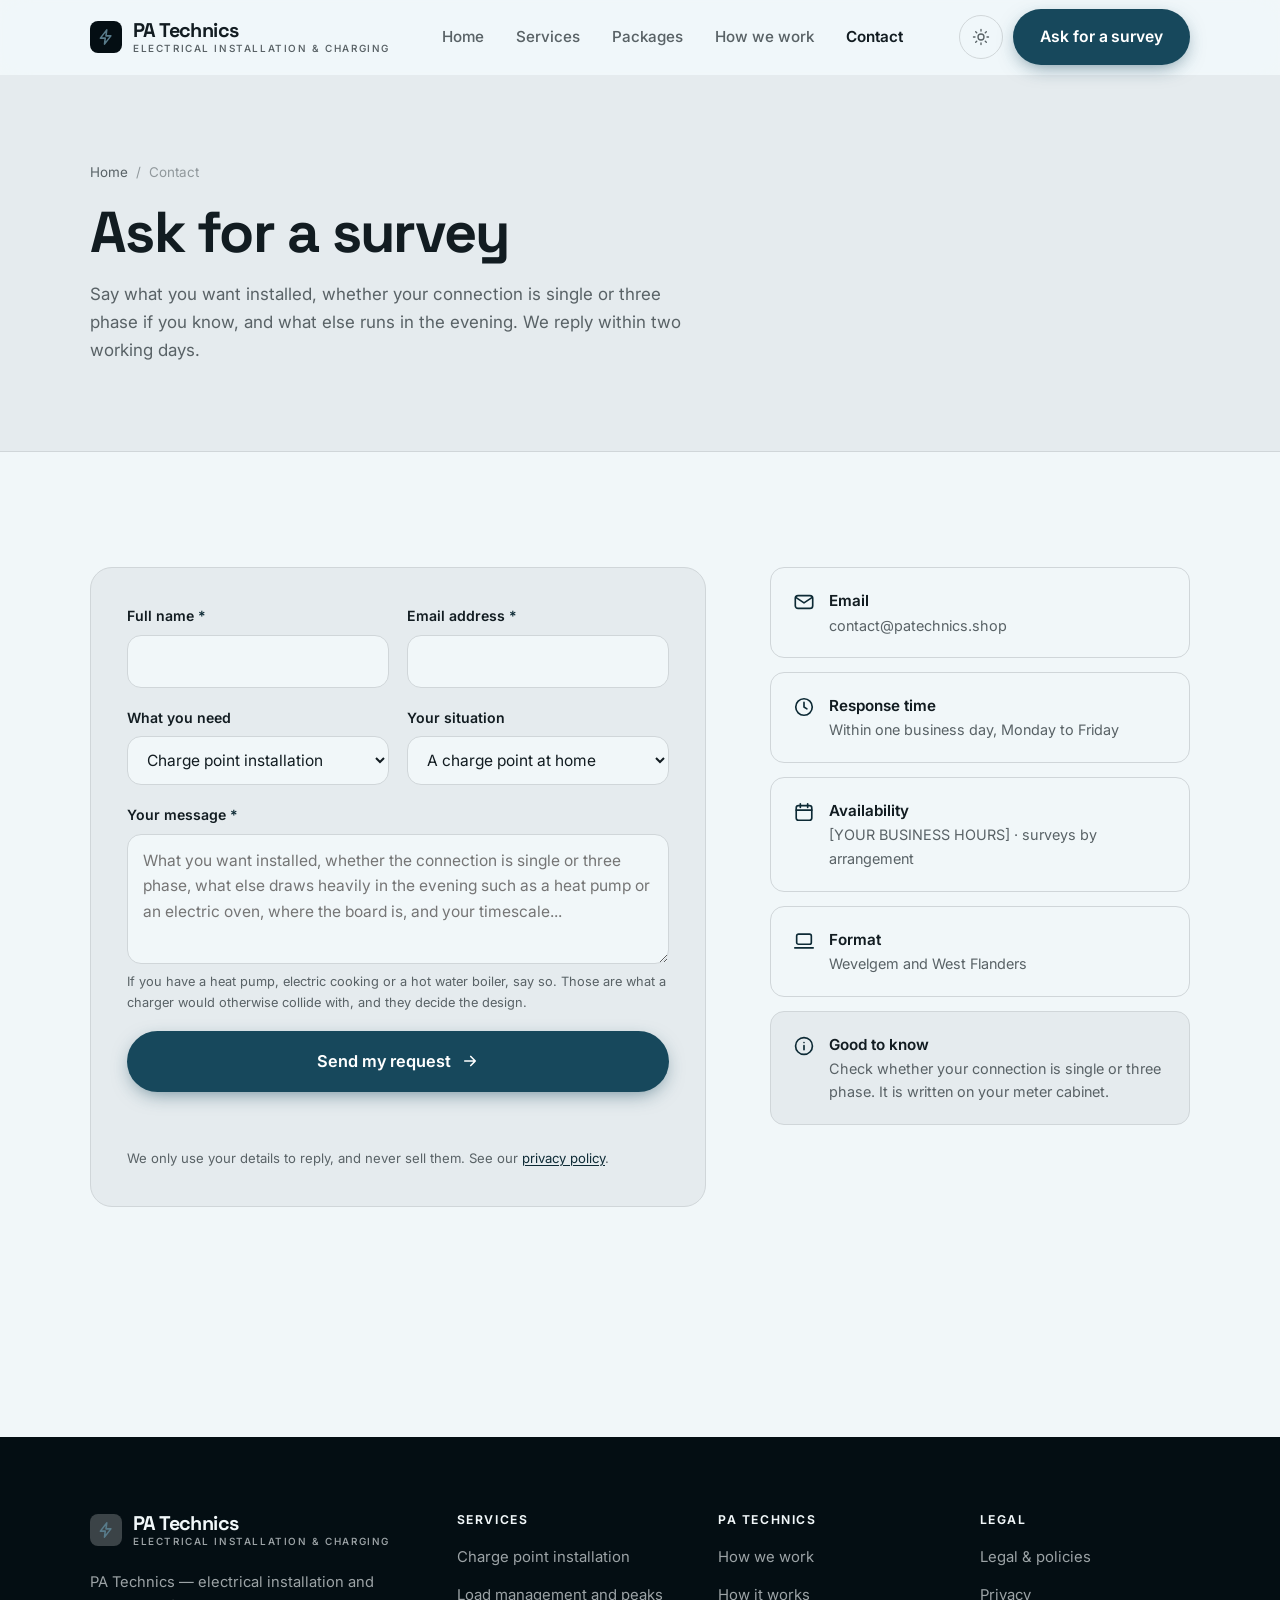
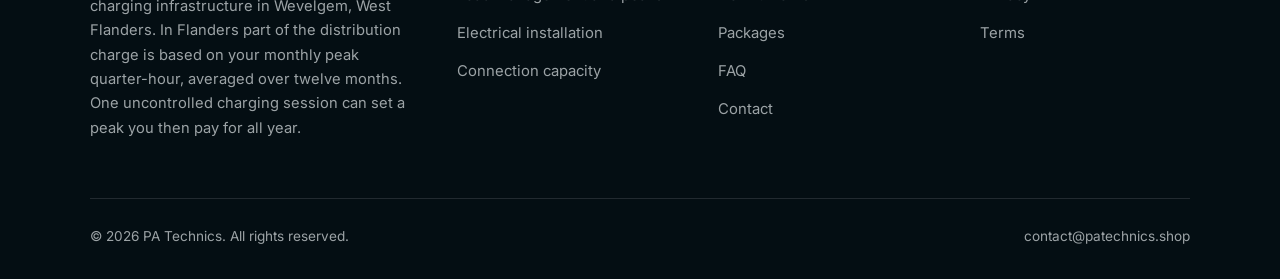
<file: contact.html>
<!DOCTYPE html>
<html lang="en" class="no-js">
<head>
<meta charset="utf-8">
<meta name="viewport" content="width=device-width, initial-scale=1">
<title>Contact — PA Technics</title>
<meta name="description" content="Contact PA Technics in Wevelgem about a charge point, electrical installation work or connection capacity. We reply within two working days.">
<link rel="canonical" href="https://patechnics.shop/contact.html">

<meta property="og:type" content="website">
<meta property="og:url" content="https://patechnics.shop/contact.html">
<meta property="og:site_name" content="PA Technics">
<meta property="og:locale" content="en_US">
<meta property="og:title" content="Contact — PA Technics">
<meta property="og:description" content="Contact PA Technics in Wevelgem about a charge point, electrical installation work or connection capacity. We reply within two working days.">
<meta name="theme-color" content="#040e13">

<link rel="icon" href="assets/img/favicon.svg" type="image/svg+xml">
<link rel="preconnect" href="https://fonts.googleapis.com">
<link rel="preconnect" href="https://fonts.gstatic.com" crossorigin>
<link rel="stylesheet" href="https://fonts.googleapis.com/css2?family=Space+Grotesk:wght@400;500;700&family=Inter:wght@400..700&display=swap">
<link rel="stylesheet" href="assets/css/style.css">

<!-- Thème appliqué avant le premier rendu (évite le flash) -->
<script>
document.documentElement.classList.remove('no-js');
(function(){try{var t=localStorage.getItem('site-theme');if(t){document.documentElement.setAttribute('data-theme',t);}}catch(e){}})();
</script>
</head>

<body>
<a class="skip-link" href="#main">Skip to main content</a>

<header class="site-header">
  <nav class="wrap nav" aria-label="Main navigation">
    <a class="brand" href="index.html">
      <svg class="brand__mark" viewBox="0 0 64 64" aria-hidden="true">
        <rect class="bm-bg" width="64" height="64" rx="16"/>
        <g class="bm-ic" transform="translate(14 14) scale(1.5)" fill="none" stroke-width="2.1" stroke-linecap="round" stroke-linejoin="round"><path d="M13 2.5 4.5 13.5H11l-1 8 8.5-11H12z"/></g>
      </svg>
      <span>PA Technics<span class="brand__sub">ELECTRICAL INSTALLATION &amp; CHARGING</span></span>
    </a>

    <ul class="nav__links" id="nav-links">
      <li><a href="index.html">Home</a></li>
      <li><a href="programs.html">Services</a></li>
      <li><a href="index.html#pricing">Packages</a></li>
      <li><a href="about.html">How we work</a></li>
      <li><a href="contact.html" aria-current="page">Contact</a></li>
      <li><a class="btn btn--primary" href="contact.html">Ask for a survey</a></li>
    </ul>

    <div class="nav__cta">
      <button class="theme-toggle" type="button" aria-label="Switch to dark theme">
        <svg class="icon-sun" viewBox="0 0 24 24" fill="none" stroke="currentColor" stroke-width="1.8" stroke-linecap="round" aria-hidden="true"><circle cx="12" cy="12" r="4"/><path d="M12 2v2m0 16v2M2 12h2m16 0h2M4.9 4.9l1.4 1.4m11.4 11.4 1.4 1.4M19.1 4.9l-1.4 1.4M6.3 17.7l-1.4 1.4"/></svg>
        <svg class="icon-moon" viewBox="0 0 24 24" fill="none" stroke="currentColor" stroke-width="1.8" stroke-linecap="round" stroke-linejoin="round" aria-hidden="true"><path d="M21 12.8A9 9 0 1 1 11.2 3a7 7 0 0 0 9.8 9.8z"/></svg>
      </button>
      <a class="btn btn--primary" href="contact.html">Ask for a survey</a>
      <button class="nav__toggle" type="button" aria-expanded="false" aria-controls="nav-links" aria-label="Open menu">
        <svg class="icon-open" viewBox="0 0 24 24" fill="none" stroke="currentColor" stroke-width="2" stroke-linecap="round" aria-hidden="true"><path d="M3 6h18M3 12h18M3 18h18"/></svg>
        <svg class="icon-close" viewBox="0 0 24 24" fill="none" stroke="currentColor" stroke-width="2" stroke-linecap="round" aria-hidden="true"><path d="M6 6l12 12M18 6L6 18"/></svg>
      </button>
    </div>
  </nav>
</header>

<main id="main">

<section class="page-head">
  <div class="wrap">
    <nav class="breadcrumb" aria-label="Breadcrumb">
      <a href="index.html">Home</a><span>/</span><span aria-current="page">Contact</span>
    </nav>
    <h1>Ask for a survey</h1>
    <p>Say what you want installed, whether your connection is single or three phase if you know, and what else runs in the evening. We reply within two working days.</p>
  </div>
</section>

<section class="section wrap">
  <div class="form-layout">

    <!--
      FORM: the action attribute holds a placeholder id. Create a free form at
      https://formspree.io and replace VOTRE_ID_FORMSPREE. Until then, the button
      opens the visitor's email app with a pre-filled message to contact@patechnics.shop.
    -->
    <form class="form" id="contact-form" action="https://formspree.io/f/VOTRE_ID_FORMSPREE" method="POST"
          data-email="contact@patechnics.shop" data-subject="Installation enquiry"
          data-msg-mail="Your email app will open with the message ready to send." data-msg-sending="Sending…"
          data-msg-ok="Thanks! Your message is on its way. We reply within one business day." data-msg-err="Sending failed. Please email us directly at">
      <div class="form__row">
        <div class="field">
          <label for="nom">Full name <span class="req" aria-hidden="true">*</span></label>
          <input type="text" id="nom" name="nom" autocomplete="name" required>
        </div>
        <div class="field">
          <label for="email">Email address <span class="req" aria-hidden="true">*</span></label>
          <input type="email" id="email" name="email" autocomplete="email" required>
        </div>
      </div>

      <div class="form__row">
        <div class="field">
          <label for="programme">What you need</label>
          <select id="programme" name="programme">
            <option>Charge point installation</option>
            <option>Load management and peaks</option>
            <option>Electrical installation</option>
            <option>Connection capacity</option>
            <option>Not sure yet</option>
          </select>
        </div>
        <div class="field">
          <label for="niveau">Your situation</label>
          <select id="niveau" name="niveau">
            <option>A charge point at home</option>
            <option>Charging for a business or fleet</option>
            <option>Electrical installation work</option>
            <option>More connection capacity</option>
          </select>
        </div>
      </div>

      <div class="field">
        <label for="message">Your message <span class="req" aria-hidden="true">*</span></label>
        <textarea id="message" name="message" required placeholder="What you want installed, whether the connection is single or three phase, what else draws heavily in the evening such as a heat pump or an electric oven, where the board is, and your timescale..."></textarea>
        <span class="field__hint">If you have a heat pump, electric cooking or a hot water boiler, say so. Those are what a charger would otherwise collide with, and they decide the design.</span>
      </div>

      <!-- Bot trap: hidden from humans -->
      <div class="visually-hidden" aria-hidden="true">
        <label for="site-web">Leave this field empty</label>
        <input type="text" id="site-web" name="_gotcha" tabindex="-1" autocomplete="off">
      </div>

      <button class="btn btn--primary btn--lg" type="submit">Send my request <svg viewBox="0 0 24 24" fill="none" stroke="currentColor" stroke-width="2.2" stroke-linecap="round" stroke-linejoin="round" aria-hidden="true"><path d="M5 12h14M13 6l6 6-6 6"/></svg></button>

      <p id="form-status" class="form__status" role="status" aria-live="polite"></p>

      <p class="form__note">
        We only use your details to reply, and never sell them. See our <a href="legal.html#privacy">privacy policy</a>.
      </p>
    </form>

    <aside class="contact-aside">
      <div class="contact-card">
        <svg viewBox="0 0 24 24" fill="none" stroke="currentColor" stroke-width="1.8" stroke-linecap="round" stroke-linejoin="round" aria-hidden="true"><rect x="2.5" y="5" width="19" height="14" rx="3"/><path d="M3 7l9 6 9-6"/></svg>
        <div><b>Email</b><a href="mailto:contact@patechnics.shop">contact@patechnics.shop</a></div>
      </div>
      <div class="contact-card">
        <svg viewBox="0 0 24 24" fill="none" stroke="currentColor" stroke-width="1.8" stroke-linecap="round" stroke-linejoin="round" aria-hidden="true"><circle cx="12" cy="12" r="9"/><path d="M12 7v5l3.2 2"/></svg>
        <div><b>Response time</b><span>Within one business day, Monday to Friday</span></div>
      </div>
      <div class="contact-card">
        <svg viewBox="0 0 24 24" fill="none" stroke="currentColor" stroke-width="1.8" stroke-linecap="round" stroke-linejoin="round" aria-hidden="true"><rect x="3.5" y="5" width="17" height="16" rx="2.5"/><path d="M8 3v4M16 3v4M3.5 10h17"/></svg>
        <div><b>Availability</b><span>[YOUR BUSINESS HOURS] · surveys by arrangement</span></div>
      </div>
      <div class="contact-card">
        <svg viewBox="0 0 24 24" fill="none" stroke="currentColor" stroke-width="1.8" stroke-linecap="round" stroke-linejoin="round" aria-hidden="true"><rect x="4" y="4.5" width="16" height="11" rx="2"/><path d="M2 19.5h20"/></svg>
        <div><b>Format</b><span>Wevelgem and West Flanders</span></div>
      </div>
      <div class="contact-card contact-card--soft">
        <svg viewBox="0 0 24 24" fill="none" stroke="currentColor" stroke-width="1.8" stroke-linecap="round" stroke-linejoin="round" aria-hidden="true"><circle cx="12" cy="12" r="9.2"/><path d="M12 16v-4.5M12 8.2v.1"/></svg>
        <div><b>Good to know</b><span>Check whether your connection is single or three phase. It is written on your meter cabinet.</span></div>
      </div>
    </aside>

  </div>
</section>

</main>

<footer class="site-footer">
  <div class="wrap">
    <div class="footer__grid">
      <div class="footer__brand">
        <a class="brand" href="index.html">
          <svg class="brand__mark" viewBox="0 0 64 64" aria-hidden="true">
        <rect class="bm-bg" width="64" height="64" rx="16"/>
        <g class="bm-ic" transform="translate(14 14) scale(1.5)" fill="none" stroke-width="2.1" stroke-linecap="round" stroke-linejoin="round"><path d="M13 2.5 4.5 13.5H11l-1 8 8.5-11H12z"/></g>
      </svg>
          <span>PA Technics<span class="brand__sub">ELECTRICAL INSTALLATION &amp; CHARGING</span></span>
        </a>
        <p>PA Technics — electrical installation and charging infrastructure in Wevelgem, West Flanders. In Flanders part of the distribution charge is based on your monthly peak quarter-hour, averaged over twelve months. One uncontrolled charging session can set a peak you then pay for all year.</p>
      </div>

      <div class="footer__col">
        <h4>Services</h4>
        <ul>
          <li><a href="programs.html#charging">Charge point installation</a></li>
          <li><a href="programs.html#load">Load management and peaks</a></li>
          <li><a href="programs.html#electrical">Electrical installation</a></li>
          <li><a href="programs.html#capacity">Connection capacity</a></li>
        </ul>
      </div>

      <div class="footer__col">
        <h4>PA Technics</h4>
        <ul>
          <li><a href="about.html">How we work</a></li>
          <li><a href="index.html#how-it-works">How it works</a></li>
          <li><a href="index.html#pricing">Packages</a></li>
          <li><a href="index.html#faq">FAQ</a></li>
          <li><a href="contact.html">Contact</a></li>
        </ul>
      </div>

      <div class="footer__col">
        <h4>Legal</h4>
        <ul>
          <li><a href="legal.html">Legal &amp; policies</a></li>
          <li><a href="legal.html#privacy">Privacy</a></li>
          <li><a href="legal.html#terms">Terms</a></li>
        </ul>
      </div>
    </div>

    <div class="footer__bottom">
      <p>© <span data-year>2026</span> PA Technics. All rights reserved.</p>
      <p><a href="mailto:contact@patechnics.shop">contact@patechnics.shop</a></p>
    </div>
  </div>
</footer>

<script src="assets/js/main.js" defer></script>
</body>
</html>
</file>
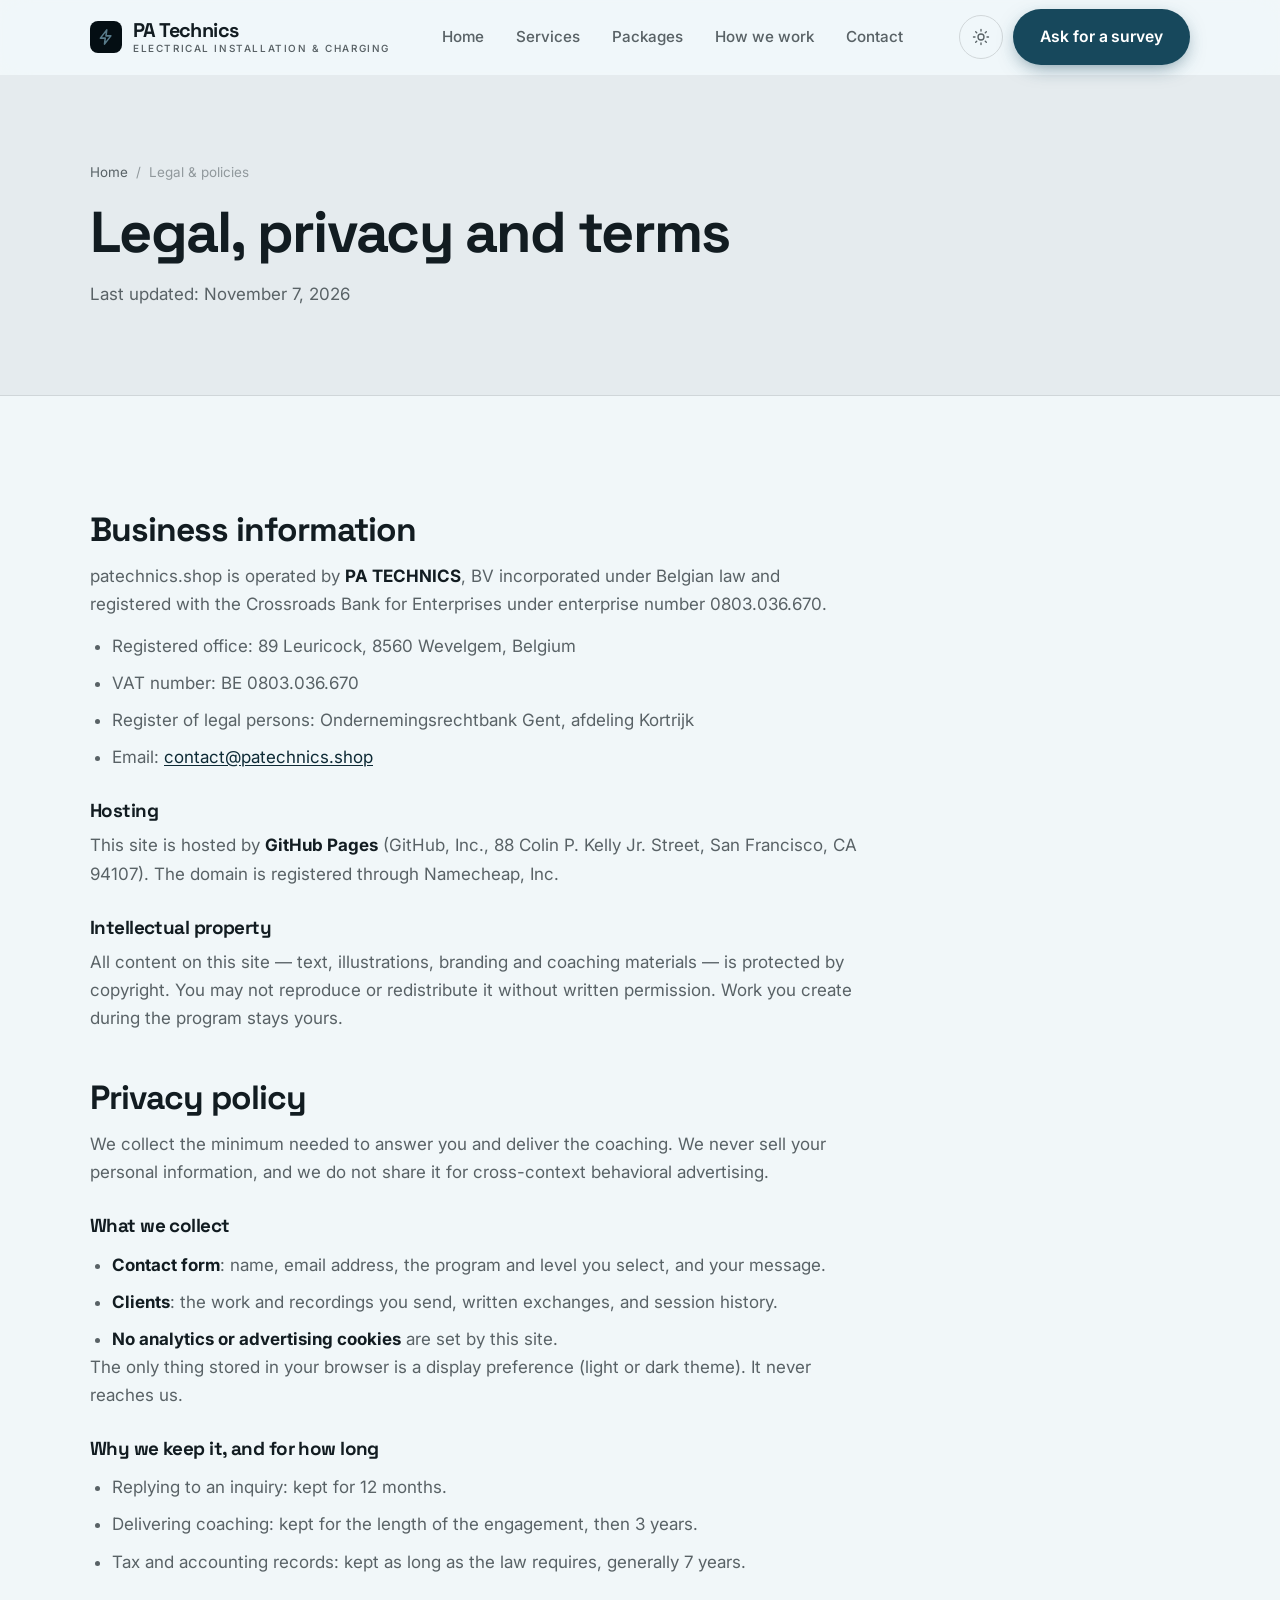
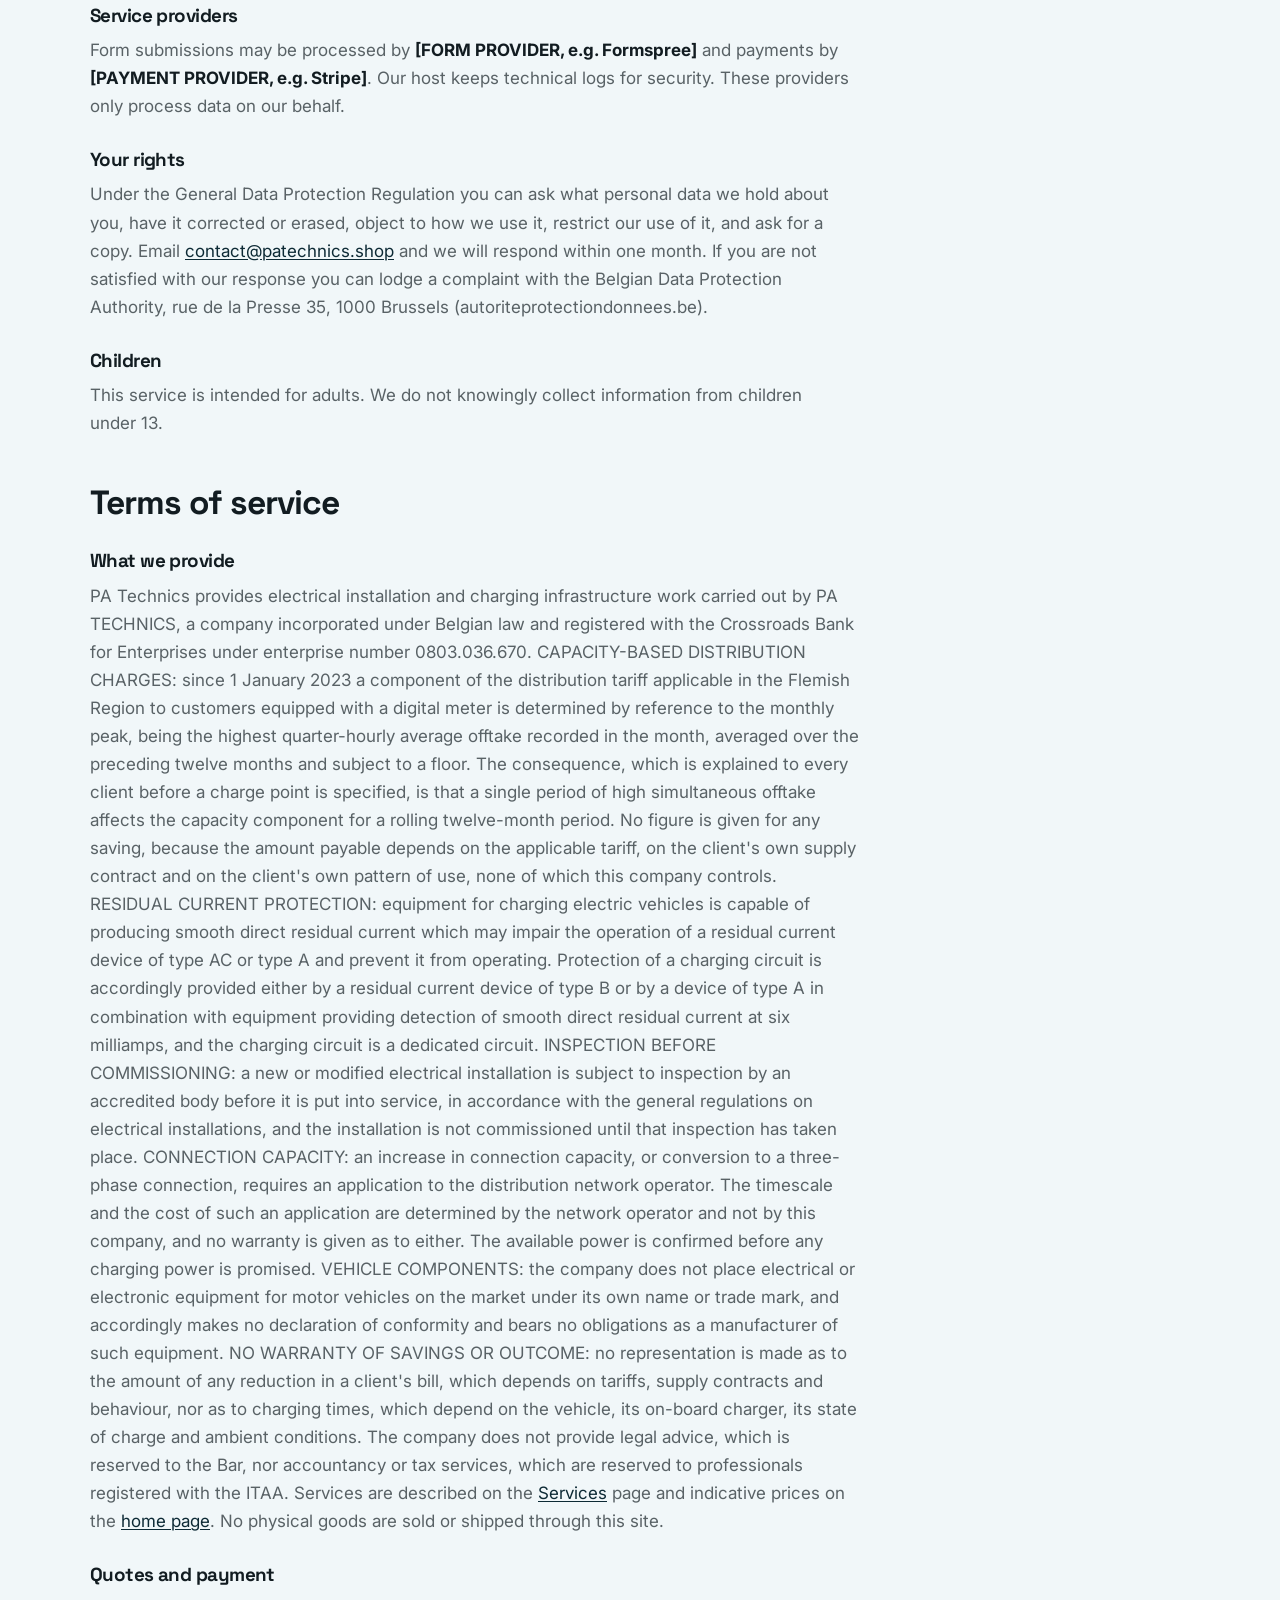
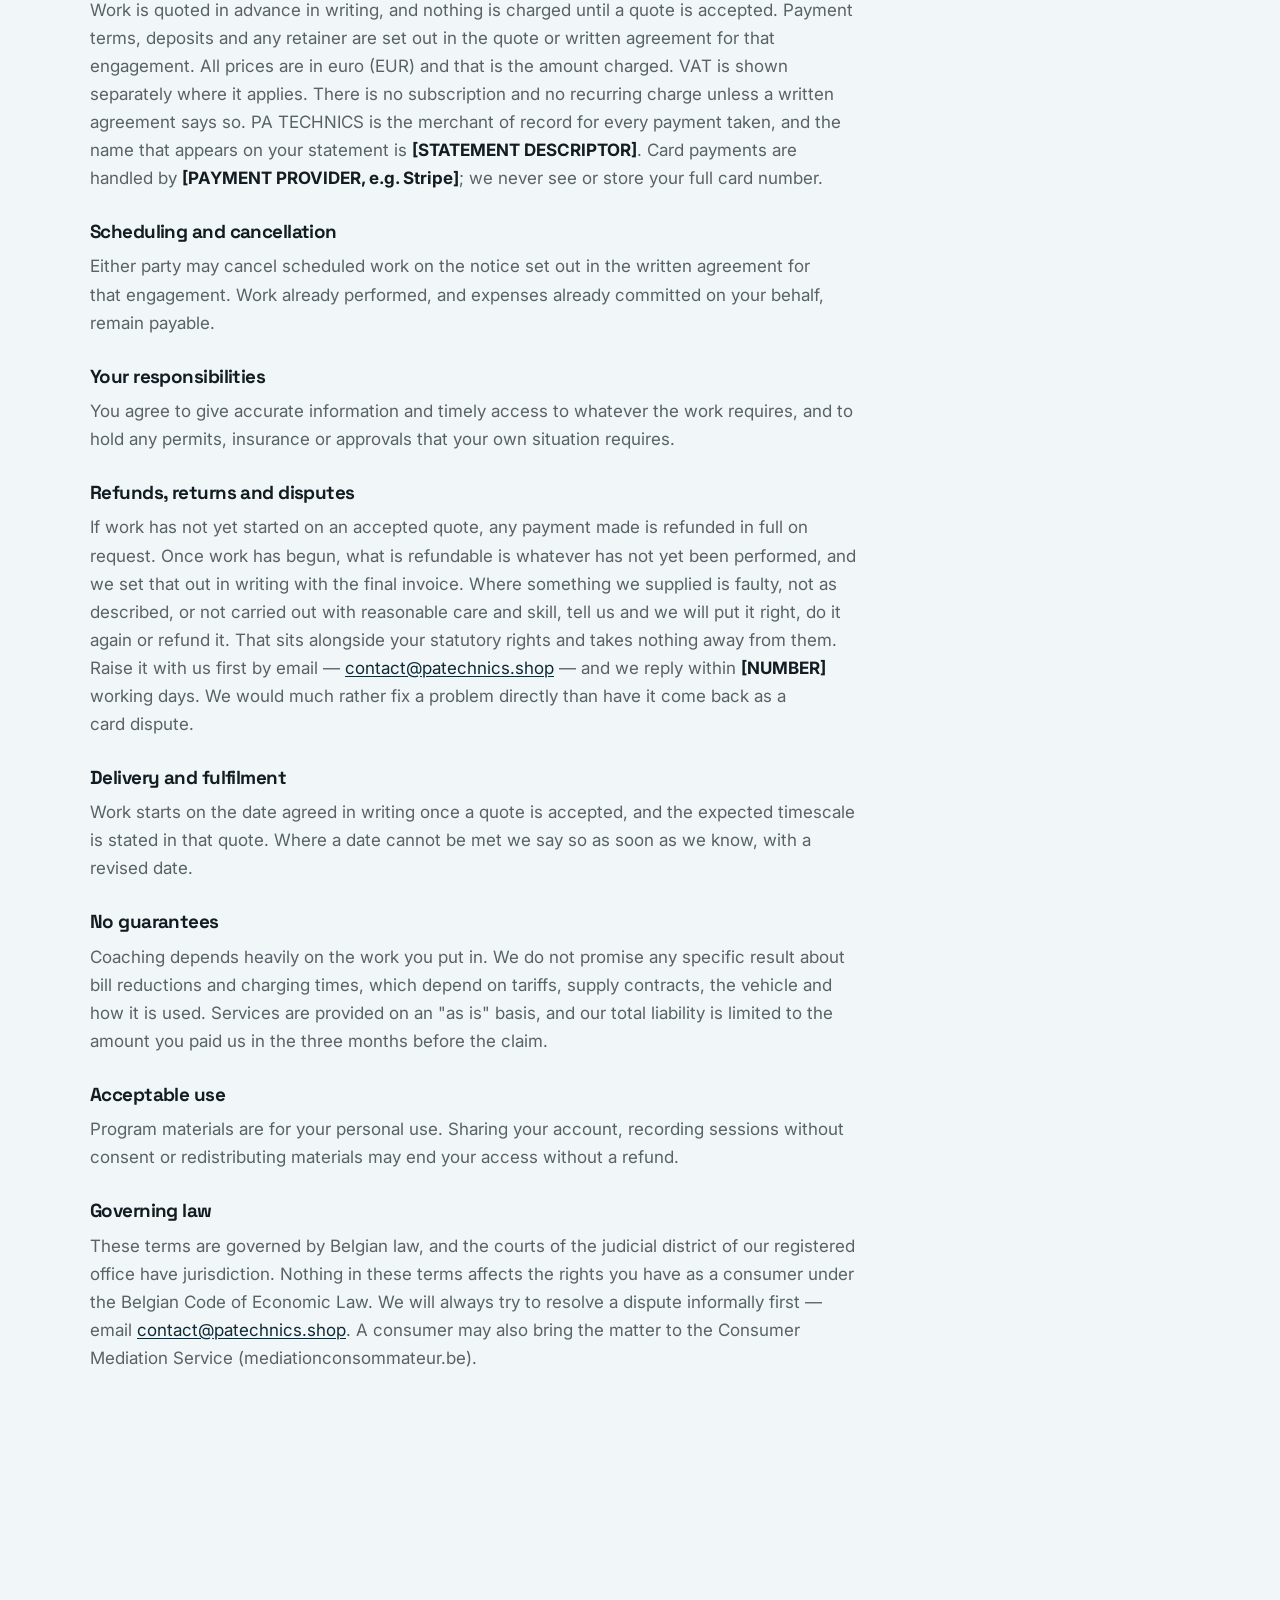
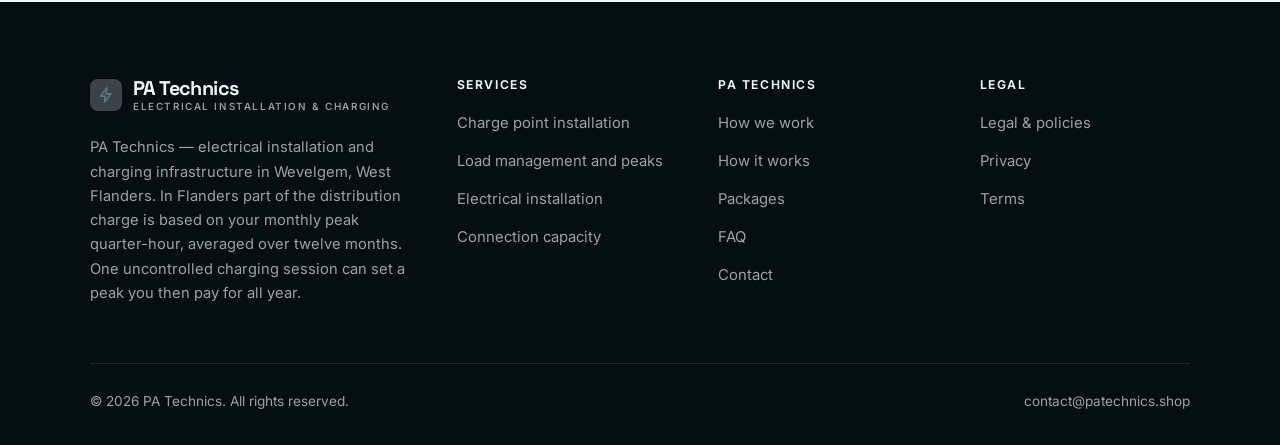
<file: legal.html>
<!DOCTYPE html>
<html lang="en" class="no-js">
<head>
<meta charset="utf-8">
<meta name="viewport" content="width=device-width, initial-scale=1">
<title>Legal, privacy and terms — PA Technics</title>
<meta name="description" content="Business information, privacy policy and terms of service for PA Technics.">
<meta name="robots" content="noindex">

<meta property="og:type" content="website">
<meta property="og:url" content="https://patechnics.shop/legal.html">
<meta property="og:site_name" content="PA Technics">
<meta property="og:locale" content="en_US">
<meta property="og:title" content="Legal, privacy and terms — PA Technics">
<meta property="og:description" content="Business information, privacy policy and terms of service for PA Technics.">
<meta name="theme-color" content="#040e13">

<link rel="icon" href="assets/img/favicon.svg" type="image/svg+xml">
<link rel="preconnect" href="https://fonts.googleapis.com">
<link rel="preconnect" href="https://fonts.gstatic.com" crossorigin>
<link rel="stylesheet" href="https://fonts.googleapis.com/css2?family=Space+Grotesk:wght@400;500;700&family=Inter:wght@400..700&display=swap">
<link rel="stylesheet" href="assets/css/style.css">

<!-- Thème appliqué avant le premier rendu (évite le flash) -->
<script>
document.documentElement.classList.remove('no-js');
(function(){try{var t=localStorage.getItem('site-theme');if(t){document.documentElement.setAttribute('data-theme',t);}}catch(e){}})();
</script>
</head>

<body>
<a class="skip-link" href="#main">Skip to main content</a>

<header class="site-header">
  <nav class="wrap nav" aria-label="Main navigation">
    <a class="brand" href="index.html">
      <svg class="brand__mark" viewBox="0 0 64 64" aria-hidden="true">
        <rect class="bm-bg" width="64" height="64" rx="16"/>
        <g class="bm-ic" transform="translate(14 14) scale(1.5)" fill="none" stroke-width="2.1" stroke-linecap="round" stroke-linejoin="round"><path d="M13 2.5 4.5 13.5H11l-1 8 8.5-11H12z"/></g>
      </svg>
      <span>PA Technics<span class="brand__sub">ELECTRICAL INSTALLATION &amp; CHARGING</span></span>
    </a>

    <ul class="nav__links" id="nav-links">
      <li><a href="index.html">Home</a></li>
      <li><a href="programs.html">Services</a></li>
      <li><a href="index.html#pricing">Packages</a></li>
      <li><a href="about.html">How we work</a></li>
      <li><a href="contact.html">Contact</a></li>
      <li><a class="btn btn--primary" href="contact.html">Ask for a survey</a></li>
    </ul>

    <div class="nav__cta">
      <button class="theme-toggle" type="button" aria-label="Switch to dark theme">
        <svg class="icon-sun" viewBox="0 0 24 24" fill="none" stroke="currentColor" stroke-width="1.8" stroke-linecap="round" aria-hidden="true"><circle cx="12" cy="12" r="4"/><path d="M12 2v2m0 16v2M2 12h2m16 0h2M4.9 4.9l1.4 1.4m11.4 11.4 1.4 1.4M19.1 4.9l-1.4 1.4M6.3 17.7l-1.4 1.4"/></svg>
        <svg class="icon-moon" viewBox="0 0 24 24" fill="none" stroke="currentColor" stroke-width="1.8" stroke-linecap="round" stroke-linejoin="round" aria-hidden="true"><path d="M21 12.8A9 9 0 1 1 11.2 3a7 7 0 0 0 9.8 9.8z"/></svg>
      </button>
      <a class="btn btn--primary" href="contact.html">Ask for a survey</a>
      <button class="nav__toggle" type="button" aria-expanded="false" aria-controls="nav-links" aria-label="Open menu">
        <svg class="icon-open" viewBox="0 0 24 24" fill="none" stroke="currentColor" stroke-width="2" stroke-linecap="round" aria-hidden="true"><path d="M3 6h18M3 12h18M3 18h18"/></svg>
        <svg class="icon-close" viewBox="0 0 24 24" fill="none" stroke="currentColor" stroke-width="2" stroke-linecap="round" aria-hidden="true"><path d="M6 6l12 12M18 6L6 18"/></svg>
      </button>
    </div>
  </nav>
</header>

<main id="main">

<section class="page-head">
  <div class="wrap">
    <nav class="breadcrumb" aria-label="Breadcrumb">
      <a href="index.html">Home</a><span>/</span><span aria-current="page">Legal &amp; policies</span>
    </nav>
    <h1>Legal, privacy and terms</h1>
    <p>Last updated: <time datetime="2026-11-07">November 7, 2026</time></p>
  </div>
</section>

<section class="section wrap">
  <div class="prose">

    <!--
      TO DO: this is a skeleton, not legal advice. Replace every [BRACKET] with
      your real details before selling, and have a lawyer review it if you can.
      Consumer protection rules differ by state.
    -->

    <h2 id="business">Business information</h2>
    <p>
      patechnics.shop is operated by <strong>PA TECHNICS</strong>,
      BV incorporated under Belgian law and registered with the
      Crossroads Bank for Enterprises under enterprise number 0803.036.670.
    </p>
    <ul>
      <li>Registered office: 89 Leuricock, 8560 Wevelgem, Belgium</li>
      <li>VAT number: BE 0803.036.670</li>
      <li>Register of legal persons: Ondernemingsrechtbank Gent, afdeling Kortrijk</li>
      <li>Email: <a href="mailto:contact@patechnics.shop">contact@patechnics.shop</a></li>
    </ul>

    <h3>Hosting</h3>
    <p>
      This site is hosted by <strong>GitHub Pages</strong> (GitHub, Inc., 88 Colin P. Kelly Jr. Street,
      San Francisco, CA 94107). The domain is registered through Namecheap, Inc.
    </p>

    <h3>Intellectual property</h3>
    <p>
      All content on this site — text, illustrations, branding and coaching materials — is protected by
      copyright. You may not reproduce or redistribute it without written permission. Work you create during
      the program stays yours.
    </p>

    <h2 id="privacy">Privacy policy</h2>
    <p>
      We collect the minimum needed to answer you and deliver the coaching. We never sell your personal
      information, and we do not share it for cross-context behavioral advertising.
    </p>
    <h3>What we collect</h3>
    <ul>
      <li><strong>Contact form</strong>: name, email address, the program and level you select, and your message.</li>
      <li><strong>Clients</strong>: the work and recordings you send, written exchanges, and session history.</li>
      <li><strong>No analytics or advertising cookies</strong> are set by this site.</li>
    </ul>
    <p>
      The only thing stored in your browser is a display preference (light or dark theme). It never reaches us.
    </p>
    <h3>Why we keep it, and for how long</h3>
    <ul>
      <li>Replying to an inquiry: kept for 12 months.</li>
      <li>Delivering coaching: kept for the length of the engagement, then 3 years.</li>
      <li>Tax and accounting records: kept as long as the law requires, generally 7 years.</li>
    </ul>
    <h3>Service providers</h3>
    <p>
      Form submissions may be processed by <strong>[FORM PROVIDER, e.g. Formspree]</strong> and payments by
      <strong>[PAYMENT PROVIDER, e.g. Stripe]</strong>. Our host keeps technical logs for security. These
      providers only process data on our behalf.
    </p>
    <h3>Your rights</h3>
    <p>
      Under the General Data Protection Regulation you can ask what personal data we hold about you,
      have it corrected or erased, object to how we use it, restrict our use of it, and ask for a copy.
      Email <a href="mailto:contact@patechnics.shop">contact@patechnics.shop</a> and we will respond within one month. If you are not
      satisfied with our response you can lodge a complaint with the Belgian Data Protection Authority,
      rue de la Presse 35, 1000 Brussels (autoriteprotectiondonnees.be).
    </p>
    <h3>Children</h3>
    <p>
      This service is intended for adults. We do not knowingly collect information from children under 13.
    </p>

    <h2 id="terms">Terms of service</h2>
    <h3>What we provide</h3>
    <p>
      PA Technics provides electrical installation and charging infrastructure work carried out by PA TECHNICS, a company incorporated under Belgian law and registered with the Crossroads Bank for Enterprises under enterprise number 0803.036.670. CAPACITY-BASED DISTRIBUTION CHARGES: since 1 January 2023 a component of the distribution tariff applicable in the Flemish Region to customers equipped with a digital meter is determined by reference to the monthly peak, being the highest quarter-hourly average offtake recorded in the month, averaged over the preceding twelve months and subject to a floor. The consequence, which is explained to every client before a charge point is specified, is that a single period of high simultaneous offtake affects the capacity component for a rolling twelve-month period. No figure is given for any saving, because the amount payable depends on the applicable tariff, on the client's own supply contract and on the client's own pattern of use, none of which this company controls. RESIDUAL CURRENT PROTECTION: equipment for charging electric vehicles is capable of producing smooth direct residual current which may impair the operation of a residual current device of type AC or type A and prevent it from operating. Protection of a charging circuit is accordingly provided either by a residual current device of type B or by a device of type A in combination with equipment providing detection of smooth direct residual current at six milliamps, and the charging circuit is a dedicated circuit. INSPECTION BEFORE COMMISSIONING: a new or modified electrical installation is subject to inspection by an accredited body before it is put into service, in accordance with the general regulations on electrical installations, and the installation is not commissioned until that inspection has taken place. CONNECTION CAPACITY: an increase in connection capacity, or conversion to a three-phase connection, requires an application to the distribution network operator. The timescale and the cost of such an application are determined by the network operator and not by this company, and no warranty is given as to either. The available power is confirmed before any charging power is promised. VEHICLE COMPONENTS: the company does not place electrical or electronic equipment for motor vehicles on the market under its own name or trade mark, and accordingly makes no declaration of conformity and bears no obligations as a manufacturer of such equipment. NO WARRANTY OF SAVINGS OR OUTCOME: no representation is made as to the amount of any reduction in a client's bill, which depends on tariffs, supply contracts and behaviour, nor as to charging times, which depend on the vehicle, its on-board charger, its state of charge and ambient conditions. The company does not provide legal advice, which is reserved to the Bar, nor accountancy or tax services, which are reserved to professionals registered with the ITAA. Services are described on the
      <a href="programs.html">Services</a> page and indicative prices on the
      <a href="index.html#pricing">home page</a>.
      No physical goods are sold or shipped through this site.
    </p>
    <h3>Quotes and payment</h3>
    <p>
      Work is quoted in advance in writing, and nothing is charged until a quote is accepted. Payment terms,
      deposits and any retainer are set out in the quote or written agreement for that engagement.
      All prices are in euro (EUR) and that is the amount charged. VAT is shown separately where it applies.
      There is no subscription and no recurring charge unless a written agreement says so.
      PA TECHNICS is the merchant of record for every payment taken, and the name that
      appears on your statement is <strong>[STATEMENT DESCRIPTOR]</strong>. Card payments are handled by
      <strong>[PAYMENT PROVIDER, e.g. Stripe]</strong>; we never see or store your full card number.
    </p>
    <h3>Scheduling and cancellation</h3>
    <p>
      Either party may cancel scheduled work on the notice set out in the written agreement for that engagement.
      Work already performed, and expenses already committed on your behalf, remain payable.
    </p>
    <h3>Your responsibilities</h3>
    <p>
      You agree to give accurate information and timely access to whatever the work requires, and to hold any
      permits, insurance or approvals that your own situation requires.
    </p>
    <h3>Refunds, returns and disputes</h3>
    <p>
      If work has not yet started on an accepted quote, any payment made is refunded in full on request. Once work has begun, what is refundable is whatever has not yet been performed, and we set that out in writing with the final invoice.
      Where something we supplied is faulty, not as described, or not carried out with reasonable care and skill,
      tell us and we will put it right, do it again or refund it. That sits alongside your statutory rights and
      takes nothing away from them. Raise it with us first by email —
      <a href="mailto:contact@patechnics.shop">contact@patechnics.shop</a> — and we reply within <strong>[NUMBER]</strong> working days.
      We would much rather fix a problem directly than have it come back as a card dispute.
    </p>
    <h3>Delivery and fulfilment</h3>
    <p>
      Work starts on the date agreed in writing once a quote is accepted, and the expected timescale is stated in that quote. Where a date cannot be met we say so as soon as we know, with a revised date.
    </p>

    <h3>No guarantees</h3>
    <p>
      Coaching depends heavily on the work you put in. We do not promise any specific result
      about bill reductions and charging times, which depend on tariffs, supply contracts, the vehicle and how it is used. Services are provided on an "as is" basis, and our total
      liability is limited to the amount you paid us in the three months before the claim.
    </p>
    <h3>Acceptable use</h3>
    <p>
      Program materials are for your personal use. Sharing your account, recording sessions without consent
      or redistributing materials may end your access without a refund.
    </p>
    <h3>Governing law</h3>
    <p>
      These terms are governed by Belgian law, and the courts of the judicial district of our
      registered office have jurisdiction. Nothing in these terms affects the rights you have as a
      consumer under the Belgian Code of Economic Law. We will always try to resolve a dispute
      informally first — email <a href="mailto:contact@patechnics.shop">contact@patechnics.shop</a>. A consumer may also bring the
      matter to the Consumer Mediation Service (mediationconsommateur.be).
    </p>

  </div>
</section>

</main>

<footer class="site-footer">
  <div class="wrap">
    <div class="footer__grid">
      <div class="footer__brand">
        <a class="brand" href="index.html">
          <svg class="brand__mark" viewBox="0 0 64 64" aria-hidden="true">
        <rect class="bm-bg" width="64" height="64" rx="16"/>
        <g class="bm-ic" transform="translate(14 14) scale(1.5)" fill="none" stroke-width="2.1" stroke-linecap="round" stroke-linejoin="round"><path d="M13 2.5 4.5 13.5H11l-1 8 8.5-11H12z"/></g>
      </svg>
          <span>PA Technics<span class="brand__sub">ELECTRICAL INSTALLATION &amp; CHARGING</span></span>
        </a>
        <p>PA Technics — electrical installation and charging infrastructure in Wevelgem, West Flanders. In Flanders part of the distribution charge is based on your monthly peak quarter-hour, averaged over twelve months. One uncontrolled charging session can set a peak you then pay for all year.</p>
      </div>

      <div class="footer__col">
        <h4>Services</h4>
        <ul>
          <li><a href="programs.html#charging">Charge point installation</a></li>
          <li><a href="programs.html#load">Load management and peaks</a></li>
          <li><a href="programs.html#electrical">Electrical installation</a></li>
          <li><a href="programs.html#capacity">Connection capacity</a></li>
        </ul>
      </div>

      <div class="footer__col">
        <h4>PA Technics</h4>
        <ul>
          <li><a href="about.html">How we work</a></li>
          <li><a href="index.html#how-it-works">How it works</a></li>
          <li><a href="index.html#pricing">Packages</a></li>
          <li><a href="index.html#faq">FAQ</a></li>
          <li><a href="contact.html">Contact</a></li>
        </ul>
      </div>

      <div class="footer__col">
        <h4>Legal</h4>
        <ul>
          <li><a href="legal.html">Legal &amp; policies</a></li>
          <li><a href="legal.html#privacy">Privacy</a></li>
          <li><a href="legal.html#terms">Terms</a></li>
        </ul>
      </div>
    </div>

    <div class="footer__bottom">
      <p>© <span data-year>2026</span> PA Technics. All rights reserved.</p>
      <p><a href="mailto:contact@patechnics.shop">contact@patechnics.shop</a></p>
    </div>
  </div>
</footer>

<script src="assets/js/main.js" defer></script>
</body>
</html>
</file>
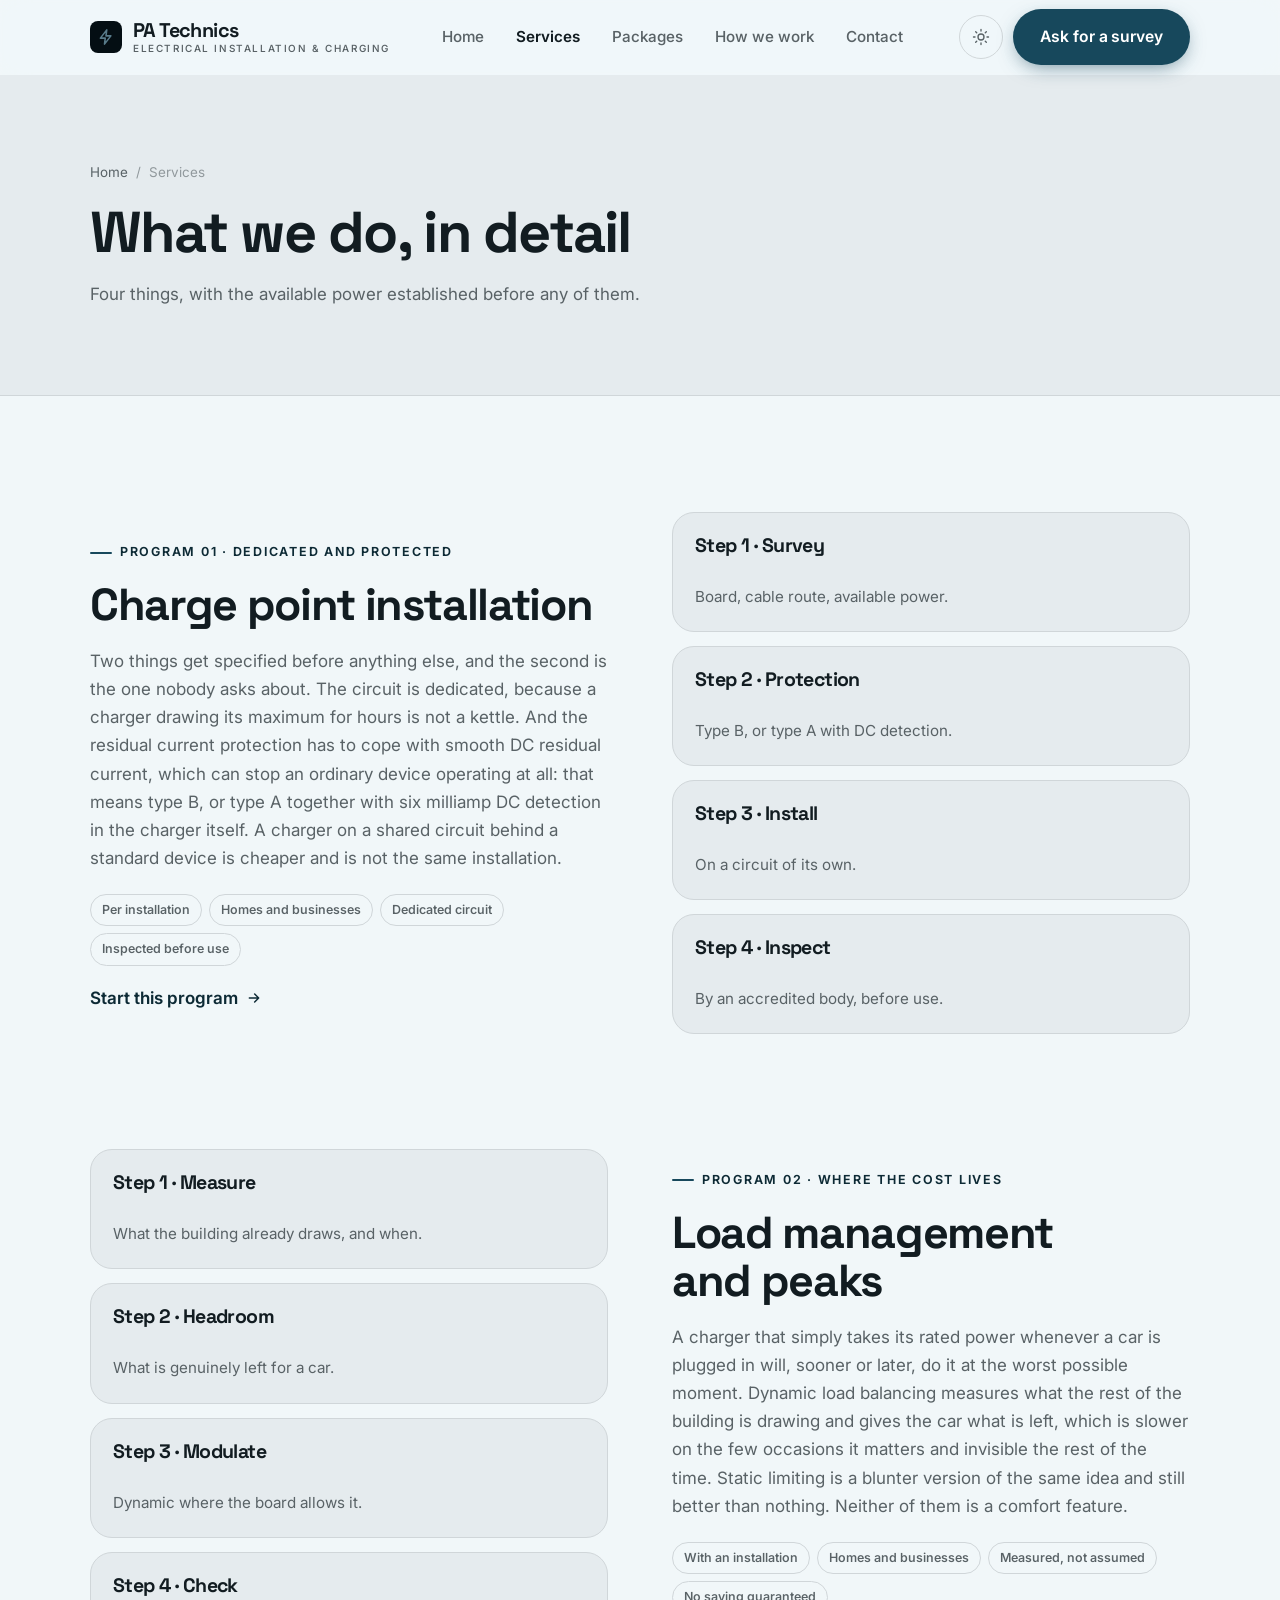
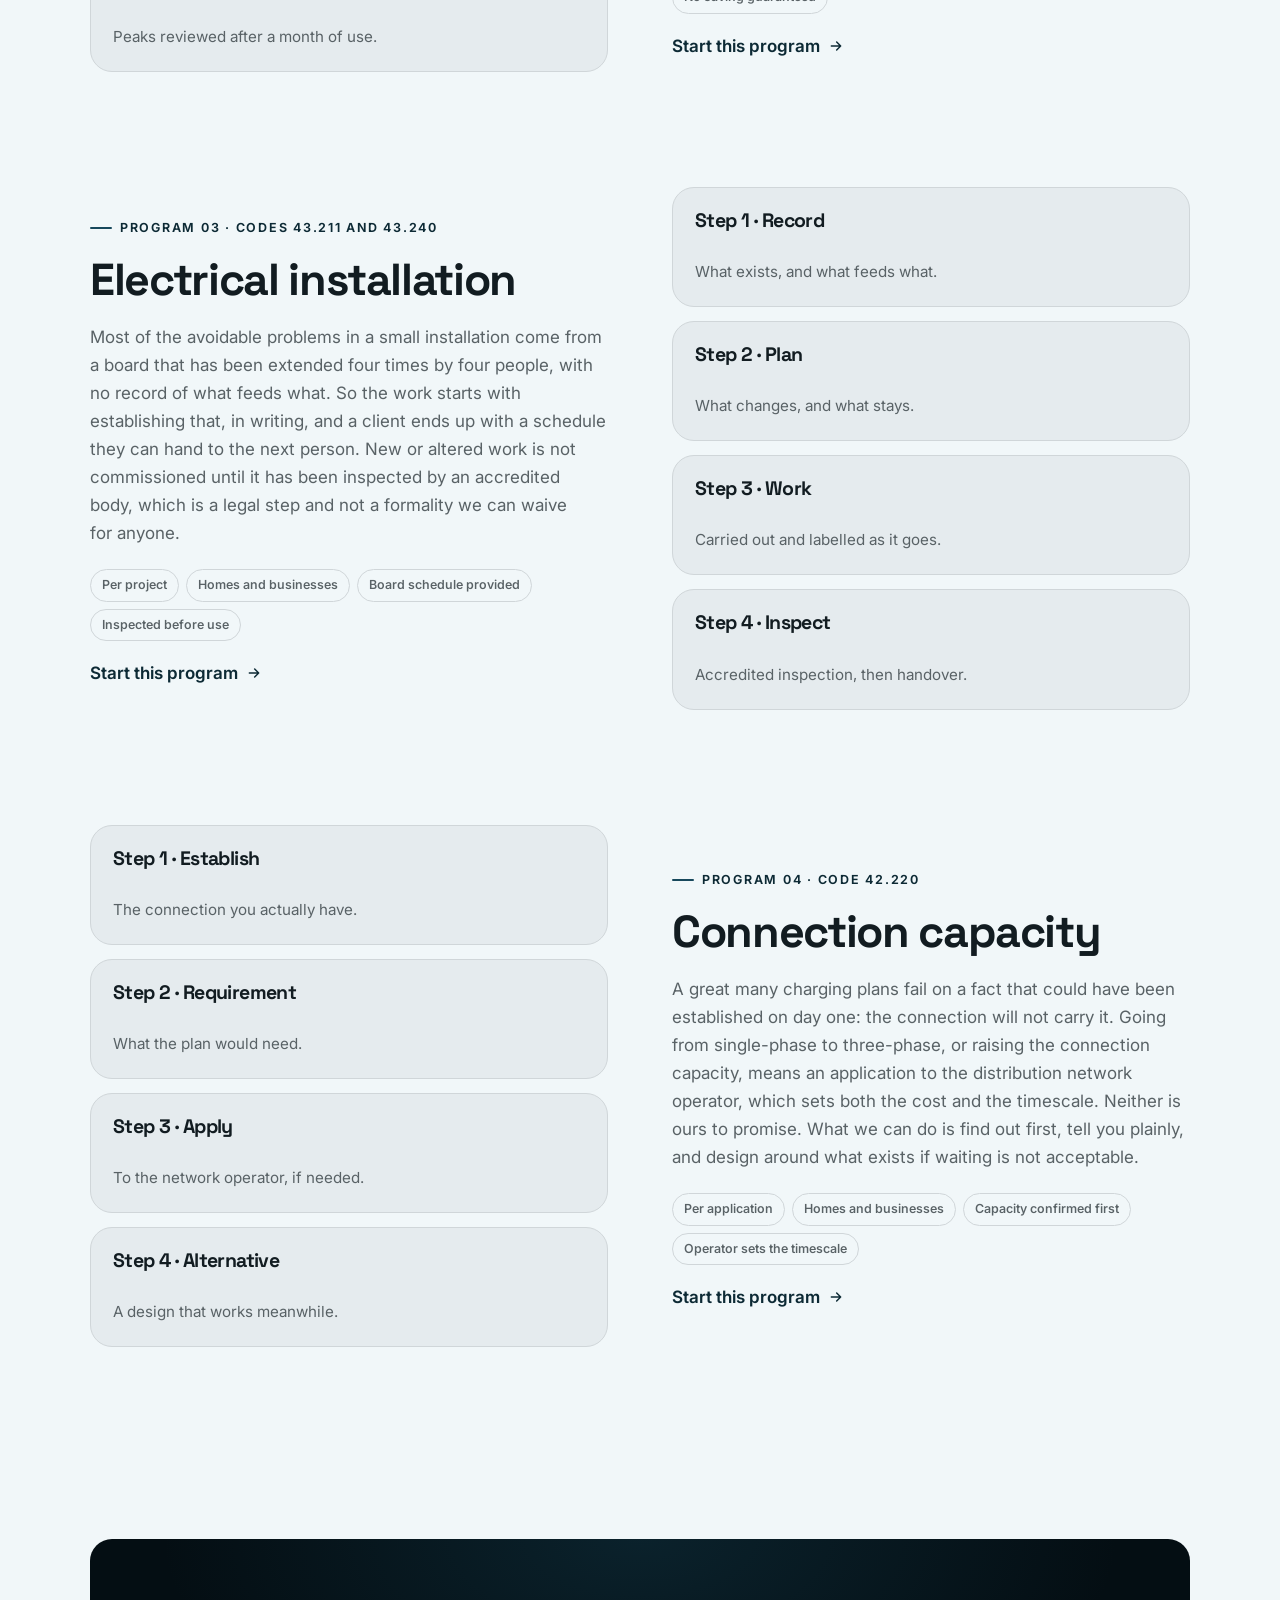
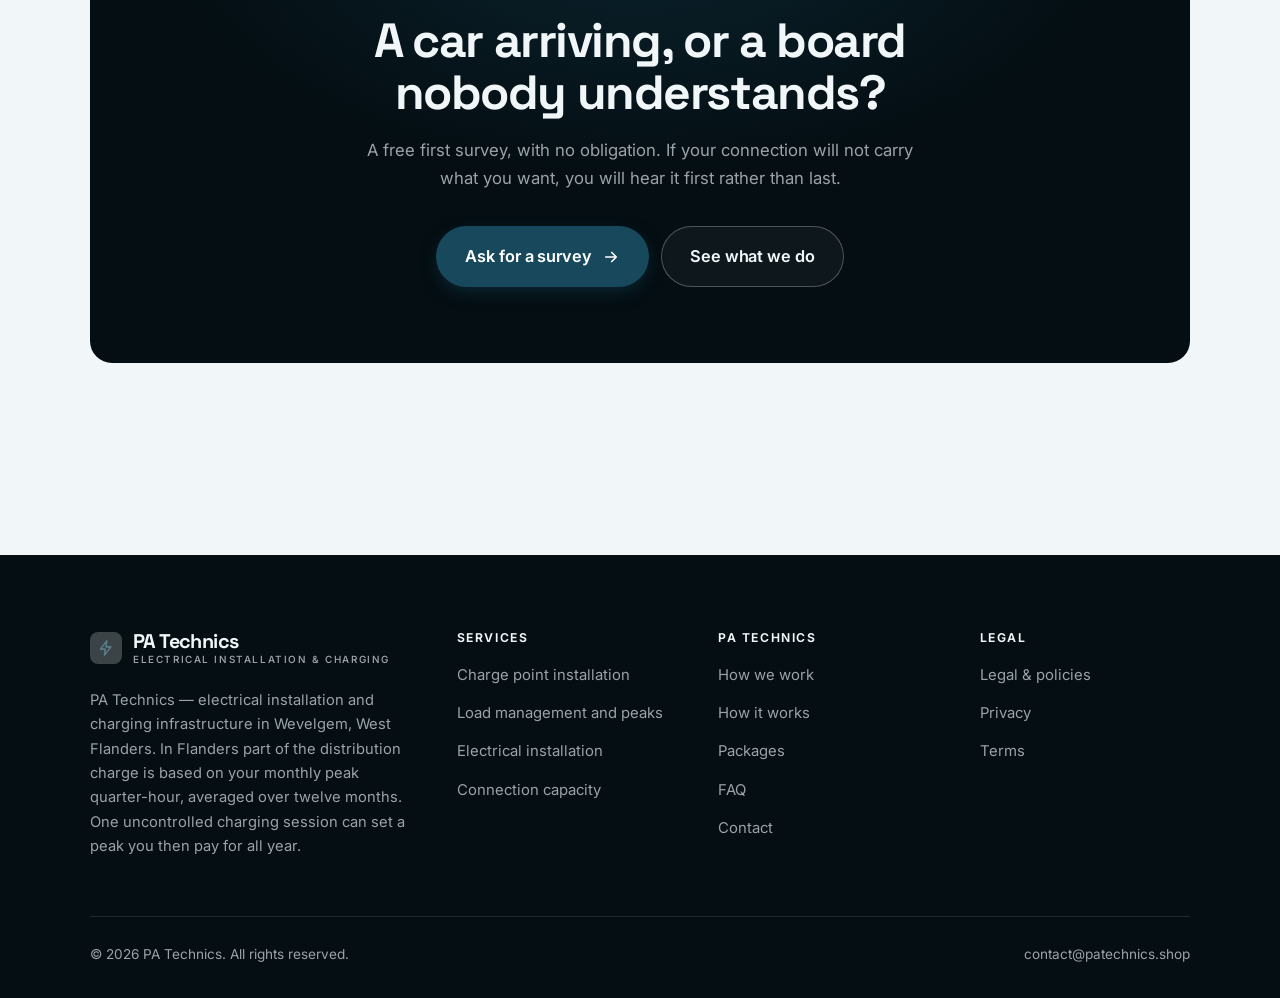
<file: programs.html>
<!DOCTYPE html>
<html lang="en" class="no-js">
<head>
<meta charset="utf-8">
<meta name="viewport" content="width=device-width, initial-scale=1">
<title>Services — PA Technics</title>
<meta name="description" content="What PA Technics does: charge point installation, load management and peak control, general electrical installation, and connection capacity.">
<link rel="canonical" href="https://patechnics.shop/programs.html">

<meta property="og:type" content="website">
<meta property="og:url" content="https://patechnics.shop/programs.html">
<meta property="og:site_name" content="PA Technics">
<meta property="og:locale" content="en_US">
<meta property="og:title" content="Services — PA Technics">
<meta property="og:description" content="What PA Technics does: charge point installation, load management and peak control, general electrical installation, and connection capacity.">
<meta name="theme-color" content="#040e13">

<link rel="icon" href="assets/img/favicon.svg" type="image/svg+xml">
<link rel="preconnect" href="https://fonts.googleapis.com">
<link rel="preconnect" href="https://fonts.gstatic.com" crossorigin>
<link rel="stylesheet" href="https://fonts.googleapis.com/css2?family=Space+Grotesk:wght@400;500;700&family=Inter:wght@400..700&display=swap">
<link rel="stylesheet" href="assets/css/style.css">

<!-- Thème appliqué avant le premier rendu (évite le flash) -->
<script>
document.documentElement.classList.remove('no-js');
(function(){try{var t=localStorage.getItem('site-theme');if(t){document.documentElement.setAttribute('data-theme',t);}}catch(e){}})();
</script>
</head>

<body>
<a class="skip-link" href="#main">Skip to main content</a>

<header class="site-header">
  <nav class="wrap nav" aria-label="Main navigation">
    <a class="brand" href="index.html">
      <svg class="brand__mark" viewBox="0 0 64 64" aria-hidden="true">
        <rect class="bm-bg" width="64" height="64" rx="16"/>
        <g class="bm-ic" transform="translate(14 14) scale(1.5)" fill="none" stroke-width="2.1" stroke-linecap="round" stroke-linejoin="round"><path d="M13 2.5 4.5 13.5H11l-1 8 8.5-11H12z"/></g>
      </svg>
      <span>PA Technics<span class="brand__sub">ELECTRICAL INSTALLATION &amp; CHARGING</span></span>
    </a>

    <ul class="nav__links" id="nav-links">
      <li><a href="index.html">Home</a></li>
      <li><a href="programs.html" aria-current="page">Services</a></li>
      <li><a href="index.html#pricing">Packages</a></li>
      <li><a href="about.html">How we work</a></li>
      <li><a href="contact.html">Contact</a></li>
      <li><a class="btn btn--primary" href="contact.html">Ask for a survey</a></li>
    </ul>

    <div class="nav__cta">
      <button class="theme-toggle" type="button" aria-label="Switch to dark theme">
        <svg class="icon-sun" viewBox="0 0 24 24" fill="none" stroke="currentColor" stroke-width="1.8" stroke-linecap="round" aria-hidden="true"><circle cx="12" cy="12" r="4"/><path d="M12 2v2m0 16v2M2 12h2m16 0h2M4.9 4.9l1.4 1.4m11.4 11.4 1.4 1.4M19.1 4.9l-1.4 1.4M6.3 17.7l-1.4 1.4"/></svg>
        <svg class="icon-moon" viewBox="0 0 24 24" fill="none" stroke="currentColor" stroke-width="1.8" stroke-linecap="round" stroke-linejoin="round" aria-hidden="true"><path d="M21 12.8A9 9 0 1 1 11.2 3a7 7 0 0 0 9.8 9.8z"/></svg>
      </button>
      <a class="btn btn--primary" href="contact.html">Ask for a survey</a>
      <button class="nav__toggle" type="button" aria-expanded="false" aria-controls="nav-links" aria-label="Open menu">
        <svg class="icon-open" viewBox="0 0 24 24" fill="none" stroke="currentColor" stroke-width="2" stroke-linecap="round" aria-hidden="true"><path d="M3 6h18M3 12h18M3 18h18"/></svg>
        <svg class="icon-close" viewBox="0 0 24 24" fill="none" stroke="currentColor" stroke-width="2" stroke-linecap="round" aria-hidden="true"><path d="M6 6l12 12M18 6L6 18"/></svg>
      </button>
    </div>
  </nav>
</header>

<main id="main">

<section class="page-head">
  <div class="wrap">
    <nav class="breadcrumb" aria-label="Breadcrumb">
      <a href="index.html">Home</a><span>/</span><span aria-current="page">Services</span>
    </nav>
    <h1>What we do, in detail</h1>
    <p>Four things, with the available power established before any of them.</p>
  </div>
</section>

<section class="section wrap" id="charging">
  <div class="split reveal">
    <div>
      <span class="eyebrow">Program 01 · Dedicated and protected</span>
      <h2>Charge point installation</h2>
      <p>Two things get specified before anything else, and the second is the one nobody asks about. The circuit is dedicated, because a charger drawing its maximum for hours is not a kettle. And the residual current protection has to cope with smooth DC residual current, which can stop an ordinary device operating at all: that means type B, or type A together with six milliamp DC detection in the charger itself. A charger on a shared circuit behind a standard device is cheaper and is not the same installation.</p>
      <ul class="tags"><li>Per installation</li><li>Homes and businesses</li><li>Dedicated circuit</li><li>Inspected before use</li></ul>
      <p><a class="arrow-link" href="contact.html">Start this program <svg viewBox="0 0 24 24" fill="none" stroke="currentColor" stroke-width="2.2" stroke-linecap="round" stroke-linejoin="round" aria-hidden="true"><path d="M5 12h14M13 6l6 6-6 6"/></svg></a></p>
    </div>
    <div class="grid grid--2 grid--tight">
      <article class="card card--sm">
        <h3>Step 1 · Survey</h3>
        <p>Board, cable route, available power.</p>
      </article>
      <article class="card card--sm">
        <h3>Step 2 · Protection</h3>
        <p>Type B, or type A with DC detection.</p>
      </article>
      <article class="card card--sm">
        <h3>Step 3 · Install</h3>
        <p>On a circuit of its own.</p>
      </article>
      <article class="card card--sm">
        <h3>Step 4 · Inspect</h3>
        <p>By an accredited body, before use.</p>
      </article>
    </div>
  </div>
</section>

<section class="section section--flush wrap" id="load">
  <div class="split reveal">
    <div class="grid grid--2 grid--tight">
      <article class="card card--sm">
        <h3>Step 1 · Measure</h3>
        <p>What the building already draws, and when.</p>
      </article>
      <article class="card card--sm">
        <h3>Step 2 · Headroom</h3>
        <p>What is genuinely left for a car.</p>
      </article>
      <article class="card card--sm">
        <h3>Step 3 · Modulate</h3>
        <p>Dynamic where the board allows it.</p>
      </article>
      <article class="card card--sm">
        <h3>Step 4 · Check</h3>
        <p>Peaks reviewed after a month of use.</p>
      </article>
    </div>
    <div>
      <span class="eyebrow">Program 02 · Where the cost lives</span>
      <h2>Load management and peaks</h2>
      <p>A charger that simply takes its rated power whenever a car is plugged in will, sooner or later, do it at the worst possible moment. Dynamic load balancing measures what the rest of the building is drawing and gives the car what is left, which is slower on the few occasions it matters and invisible the rest of the time. Static limiting is a blunter version of the same idea and still better than nothing. Neither of them is a comfort feature.</p>
      <ul class="tags"><li>With an installation</li><li>Homes and businesses</li><li>Measured, not assumed</li><li>No saving guaranteed</li></ul>
      <p><a class="arrow-link" href="contact.html">Start this program <svg viewBox="0 0 24 24" fill="none" stroke="currentColor" stroke-width="2.2" stroke-linecap="round" stroke-linejoin="round" aria-hidden="true"><path d="M5 12h14M13 6l6 6-6 6"/></svg></a></p>
    </div>
  </div>
</section>

<section class="section section--flush wrap" id="electrical">
  <div class="split reveal">
    <div>
      <span class="eyebrow">Program 03 · Codes 43.211 and 43.240</span>
      <h2>Electrical installation</h2>
      <p>Most of the avoidable problems in a small installation come from a board that has been extended four times by four people, with no record of what feeds what. So the work starts with establishing that, in writing, and a client ends up with a schedule they can hand to the next person. New or altered work is not commissioned until it has been inspected by an accredited body, which is a legal step and not a formality we can waive for anyone.</p>
      <ul class="tags"><li>Per project</li><li>Homes and businesses</li><li>Board schedule provided</li><li>Inspected before use</li></ul>
      <p><a class="arrow-link" href="contact.html">Start this program <svg viewBox="0 0 24 24" fill="none" stroke="currentColor" stroke-width="2.2" stroke-linecap="round" stroke-linejoin="round" aria-hidden="true"><path d="M5 12h14M13 6l6 6-6 6"/></svg></a></p>
    </div>
    <div class="grid grid--2 grid--tight">
      <article class="card card--sm">
        <h3>Step 1 · Record</h3>
        <p>What exists, and what feeds what.</p>
      </article>
      <article class="card card--sm">
        <h3>Step 2 · Plan</h3>
        <p>What changes, and what stays.</p>
      </article>
      <article class="card card--sm">
        <h3>Step 3 · Work</h3>
        <p>Carried out and labelled as it goes.</p>
      </article>
      <article class="card card--sm">
        <h3>Step 4 · Inspect</h3>
        <p>Accredited inspection, then handover.</p>
      </article>
    </div>
  </div>
</section>

<section class="section section--flush wrap" id="capacity">
  <div class="split reveal">
    <div class="grid grid--2 grid--tight">
      <article class="card card--sm">
        <h3>Step 1 · Establish</h3>
        <p>The connection you actually have.</p>
      </article>
      <article class="card card--sm">
        <h3>Step 2 · Requirement</h3>
        <p>What the plan would need.</p>
      </article>
      <article class="card card--sm">
        <h3>Step 3 · Apply</h3>
        <p>To the network operator, if needed.</p>
      </article>
      <article class="card card--sm">
        <h3>Step 4 · Alternative</h3>
        <p>A design that works meanwhile.</p>
      </article>
    </div>
    <div>
      <span class="eyebrow">Program 04 · Code 42.220</span>
      <h2>Connection capacity</h2>
      <p>A great many charging plans fail on a fact that could have been established on day one: the connection will not carry it. Going from single-phase to three-phase, or raising the connection capacity, means an application to the distribution network operator, which sets both the cost and the timescale. Neither is ours to promise. What we can do is find out first, tell you plainly, and design around what exists if waiting is not acceptable.</p>
      <ul class="tags"><li>Per application</li><li>Homes and businesses</li><li>Capacity confirmed first</li><li>Operator sets the timescale</li></ul>
      <p><a class="arrow-link" href="contact.html">Start this program <svg viewBox="0 0 24 24" fill="none" stroke="currentColor" stroke-width="2.2" stroke-linecap="round" stroke-linejoin="round" aria-hidden="true"><path d="M5 12h14M13 6l6 6-6 6"/></svg></a></p>
    </div>
  </div>
</section>

<section class="wrap section--tight">
  <div class="cta-band reveal">
    <h2>A car arriving, or a board nobody understands?</h2>
    <p>A free first survey, with no obligation. If your connection will not carry what you want, you will hear it first rather than last.</p>
    <div class="hero__actions">
      <a class="btn btn--primary btn--lg" href="contact.html">Ask for a survey <svg viewBox="0 0 24 24" fill="none" stroke="currentColor" stroke-width="2.2" stroke-linecap="round" stroke-linejoin="round" aria-hidden="true"><path d="M5 12h14M13 6l6 6-6 6"/></svg></a>
      <a class="btn btn--on-dark btn--lg" href="programs.html">See what we do</a>
    </div>
  </div>
</section>

</main>

<footer class="site-footer">
  <div class="wrap">
    <div class="footer__grid">
      <div class="footer__brand">
        <a class="brand" href="index.html">
          <svg class="brand__mark" viewBox="0 0 64 64" aria-hidden="true">
        <rect class="bm-bg" width="64" height="64" rx="16"/>
        <g class="bm-ic" transform="translate(14 14) scale(1.5)" fill="none" stroke-width="2.1" stroke-linecap="round" stroke-linejoin="round"><path d="M13 2.5 4.5 13.5H11l-1 8 8.5-11H12z"/></g>
      </svg>
          <span>PA Technics<span class="brand__sub">ELECTRICAL INSTALLATION &amp; CHARGING</span></span>
        </a>
        <p>PA Technics — electrical installation and charging infrastructure in Wevelgem, West Flanders. In Flanders part of the distribution charge is based on your monthly peak quarter-hour, averaged over twelve months. One uncontrolled charging session can set a peak you then pay for all year.</p>
      </div>

      <div class="footer__col">
        <h4>Services</h4>
        <ul>
          <li><a href="programs.html#charging">Charge point installation</a></li>
          <li><a href="programs.html#load">Load management and peaks</a></li>
          <li><a href="programs.html#electrical">Electrical installation</a></li>
          <li><a href="programs.html#capacity">Connection capacity</a></li>
        </ul>
      </div>

      <div class="footer__col">
        <h4>PA Technics</h4>
        <ul>
          <li><a href="about.html">How we work</a></li>
          <li><a href="index.html#how-it-works">How it works</a></li>
          <li><a href="index.html#pricing">Packages</a></li>
          <li><a href="index.html#faq">FAQ</a></li>
          <li><a href="contact.html">Contact</a></li>
        </ul>
      </div>

      <div class="footer__col">
        <h4>Legal</h4>
        <ul>
          <li><a href="legal.html">Legal &amp; policies</a></li>
          <li><a href="legal.html#privacy">Privacy</a></li>
          <li><a href="legal.html#terms">Terms</a></li>
        </ul>
      </div>
    </div>

    <div class="footer__bottom">
      <p>© <span data-year>2026</span> PA Technics. All rights reserved.</p>
      <p><a href="mailto:contact@patechnics.shop">contact@patechnics.shop</a></p>
    </div>
  </div>
</footer>

<script src="assets/js/main.js" defer></script>
</body>
</html>
</file>
<file: assets/css/style.css>
/* PA Technics — couleurs et polices de la marque.
   Modifier ces valeurs suffit à changer l'identité visuelle de tout le site. */
:root {
  --c-accent:    #17485c;
  --c-on-accent: #ffffff;
  --c-ink:       #040e13;
  --c-paper:     #f1f7f9;

  --accent-ink-light: color-mix(in srgb, var(--c-accent) 58%, black);
  --accent-on-dark:   color-mix(in srgb, var(--c-accent) 72%, white);

  --font-display: "Space Grotesk", system-ui, -apple-system, "Segoe UI", sans-serif;
  --font-body: "Inter", system-ui, -apple-system, "Segoe UI", sans-serif;
  --display-weight: 700;
  --display-tracking: -.03em;
}

/* ==========================================================================
   Feuille de style commune aux sites de coaching
   Les couleurs de marque (--c-accent, --c-on-accent, --c-ink, --c-paper) et
   les polices sont définies juste au-dessus, par site. Tout le reste en dérive.
   ========================================================================== */

/* --------------------------------------------------------------------------
   1. Tokens dérivés
   -------------------------------------------------------------------------- */

:root {
  /* Thème clair */
  --paper:      var(--c-paper);
  --paper-2:    color-mix(in srgb, var(--c-paper) 95%, var(--c-ink));
  --paper-3:    color-mix(in srgb, var(--c-paper) 89%, var(--c-ink));
  --line:       color-mix(in srgb, var(--c-paper) 86%, var(--c-ink));
  --text:       color-mix(in srgb, var(--c-ink) 94%, var(--c-paper));
  --muted:      color-mix(in srgb, var(--c-ink) 64%, var(--c-paper));
  --accent:     var(--c-accent);
  --accent-600: color-mix(in srgb, var(--c-accent) 86%, black);
  --accent-ink: var(--accent-ink-light);
  --on-accent:  var(--c-on-accent);
  --ink:        var(--c-ink);
  --ink-soft:   color-mix(in srgb, var(--c-ink) 90%, white);
  --on-ink:     var(--c-paper);
  --on-ink-mut: color-mix(in srgb, var(--c-paper) 64%, var(--c-ink));
  --brand-bg:   var(--c-ink);

  /* Rayons */
  --r-sm: 8px;
  --r-md: 14px;
  --r-lg: 22px;
  --r-full: 999px;

  /* Ombres */
  --sh-1: 0 1px 2px rgba(0, 0, 0, .05), 0 2px 8px rgba(0, 0, 0, .04);
  --sh-2: 0 2px 4px rgba(0, 0, 0, .05), 0 12px 32px rgba(0, 0, 0, .09);
  --sh-3: 0 4px 8px rgba(0, 0, 0, .06), 0 24px 56px rgba(0, 0, 0, .14);

  /* Rythme */
  --gutter: clamp(16px, 4vw, 40px);
  --maxw: 1180px;
  --section-y: clamp(64px, 9vw, 124px);

  --ease: cubic-bezier(.22, .61, .36, 1);
}

/* Thème sombre — suit le système, sauf si l'utilisateur a choisi « clair » */
@media (prefers-color-scheme: dark) {
  :root:not([data-theme="light"]) {
    --paper:      var(--c-ink);
    --paper-2:    color-mix(in srgb, var(--c-ink) 92%, white);
    --paper-3:    color-mix(in srgb, var(--c-ink) 86%, white);
    --line:       color-mix(in srgb, var(--c-ink) 80%, white);
    --text:       color-mix(in srgb, var(--c-paper) 94%, var(--c-ink));
    --muted:      color-mix(in srgb, var(--c-paper) 66%, var(--c-ink));
    --accent-ink: var(--accent-on-dark);
    --ink:        color-mix(in srgb, var(--c-ink) 72%, black);
    --brand-bg:   color-mix(in srgb, var(--c-ink) 80%, white);
    --sh-1: 0 1px 2px rgba(0, 0, 0, .4), 0 2px 8px rgba(0, 0, 0, .3);
    --sh-2: 0 2px 4px rgba(0, 0, 0, .4), 0 12px 32px rgba(0, 0, 0, .45);
    --sh-3: 0 4px 8px rgba(0, 0, 0, .45), 0 24px 56px rgba(0, 0, 0, .55);
  }
}

/* Thème sombre — choix explicite */
:root[data-theme="dark"] {
  --paper:      var(--c-ink);
  --paper-2:    color-mix(in srgb, var(--c-ink) 92%, white);
  --paper-3:    color-mix(in srgb, var(--c-ink) 86%, white);
  --line:       color-mix(in srgb, var(--c-ink) 80%, white);
  --text:       color-mix(in srgb, var(--c-paper) 94%, var(--c-ink));
  --muted:      color-mix(in srgb, var(--c-paper) 66%, var(--c-ink));
  --accent-ink: var(--accent-on-dark);
  --ink:        color-mix(in srgb, var(--c-ink) 72%, black);
  --brand-bg:   color-mix(in srgb, var(--c-ink) 80%, white);
  --sh-1: 0 1px 2px rgba(0, 0, 0, .4), 0 2px 8px rgba(0, 0, 0, .3);
  --sh-2: 0 2px 4px rgba(0, 0, 0, .4), 0 12px 32px rgba(0, 0, 0, .45);
  --sh-3: 0 4px 8px rgba(0, 0, 0, .45), 0 24px 56px rgba(0, 0, 0, .55);
}

/* --------------------------------------------------------------------------
   2. Reset / base
   -------------------------------------------------------------------------- */

*, *::before, *::after { box-sizing: border-box; }

* { margin: 0; }

html {
  -webkit-text-size-adjust: 100%;
  scroll-behavior: smooth;
  scroll-padding-top: 88px;
}

body {
  background: var(--paper);
  color: var(--text);
  font-family: var(--font-body);
  font-size: 17px;
  line-height: 1.65;
  -webkit-font-smoothing: antialiased;
  text-rendering: optimizeLegibility;
  overflow-x: hidden;
}

img, svg, video { display: block; max-width: 100%; height: auto; }

a { color: inherit; text-decoration: none; }

button, input, textarea, select { font: inherit; color: inherit; }

h1, h2, h3, h4 {
  font-family: var(--font-display);
  font-weight: var(--display-weight);
  line-height: 1.08;
  letter-spacing: var(--display-tracking);
  text-wrap: balance;
}

p { text-wrap: pretty; }

:focus-visible {
  outline: 3px solid var(--accent);
  outline-offset: 3px;
  border-radius: 4px;
}

::selection { background: var(--accent); color: var(--on-accent); }

/* --------------------------------------------------------------------------
   3. Utilitaires de mise en page
   -------------------------------------------------------------------------- */

.wrap {
  width: 100%;
  max-width: var(--maxw);
  margin-inline: auto;
  padding-inline: var(--gutter);
}

.section { padding-block: var(--section-y); }
.section--flush { padding-top: 0; }
.section--tight { padding-block: clamp(48px, 6vw, 80px); }

.skip-link {
  position: absolute;
  left: 12px;
  top: -100px;
  z-index: 200;
  background: var(--accent);
  color: var(--on-accent);
  padding: 12px 20px;
  border-radius: var(--r-sm);
  font-weight: 600;
  transition: top .2s var(--ease);
}
.skip-link:focus { top: 12px; }

.eyebrow {
  display: inline-flex;
  align-items: center;
  gap: 8px;
  font-size: .78rem;
  font-weight: 650;
  letter-spacing: .14em;
  text-transform: uppercase;
  color: var(--accent-ink);
  margin-bottom: 18px;
}
.eyebrow::before {
  content: "";
  width: 22px;
  height: 2px;
  background: var(--accent);
  border-radius: 2px;
}

.section-head { max-width: 62ch; margin-bottom: clamp(36px, 5vw, 60px); }
.section-head h2 { font-size: clamp(2rem, 4.4vw, 3.1rem); }
.section-head p {
  margin-top: 18px;
  color: var(--muted);
  font-size: clamp(1rem, 1.6vw, 1.12rem);
  max-width: 58ch;
}

.section-head--center { margin-inline: auto; text-align: center; }
.section-head--center .eyebrow { justify-content: center; }
.section-head--center p { margin-inline: auto; }

/* --------------------------------------------------------------------------
   4. Boutons
   -------------------------------------------------------------------------- */

.btn {
  display: inline-flex;
  align-items: center;
  justify-content: center;
  gap: 10px;
  padding: 14px 26px;
  border: 1px solid transparent;
  border-radius: var(--r-full);
  font-weight: 620;
  font-size: .98rem;
  letter-spacing: -.005em;
  cursor: pointer;
  white-space: nowrap;
  transition: transform .18s var(--ease), background-color .18s var(--ease),
              border-color .18s var(--ease), box-shadow .18s var(--ease), color .18s var(--ease);
}
.btn:hover { transform: translateY(-2px); }
.btn:active { transform: translateY(0); }

.btn--primary {
  background: var(--accent);
  color: var(--on-accent);
  box-shadow: 0 6px 20px -6px color-mix(in srgb, var(--c-accent) 65%, transparent);
}
.btn--primary:hover {
  background: var(--accent-600);
  box-shadow: 0 12px 28px -8px color-mix(in srgb, var(--c-accent) 70%, transparent);
}

.btn--ghost {
  border-color: var(--line);
  background: transparent;
  color: var(--text);
}
.btn--ghost:hover { border-color: var(--accent); color: var(--accent-ink); }

.btn--on-dark {
  border-color: color-mix(in srgb, var(--c-paper) 28%, transparent);
  color: var(--on-ink);
  background: color-mix(in srgb, var(--c-paper) 4%, transparent);
}
.btn--on-dark:hover {
  border-color: color-mix(in srgb, var(--c-paper) 60%, transparent);
  background: color-mix(in srgb, var(--c-paper) 10%, transparent);
}

.btn--lg { padding: 16px 28px; font-size: 1.02rem; }
.btn--block { width: 100%; }

.btn svg { width: 18px; height: 18px; flex: none; }

@media (max-width: 420px) {
  .btn--lg { padding: 15px 22px; font-size: 1rem; white-space: normal; text-align: center; }
}

/* Lien fléché */
.arrow-link {
  display: inline-flex;
  align-items: center;
  gap: 8px;
  font-weight: 620;
  color: var(--accent-ink);
}
.arrow-link svg { width: 16px; height: 16px; transition: transform .18s var(--ease); }
.arrow-link:hover svg { transform: translateX(4px); }

/* --------------------------------------------------------------------------
   5. En-tête / navigation
   -------------------------------------------------------------------------- */

.site-header {
  position: sticky;
  top: 0;
  z-index: 100;
  background: color-mix(in srgb, var(--paper) 82%, transparent);
  backdrop-filter: saturate(180%) blur(14px);
  -webkit-backdrop-filter: saturate(180%) blur(14px);
  border-bottom: 1px solid transparent;
  transition: border-color .25s var(--ease), background-color .25s var(--ease);
}
.site-header.is-stuck {
  border-bottom-color: var(--line);
  background: color-mix(in srgb, var(--paper) 94%, transparent);
}

.nav {
  display: flex;
  align-items: center;
  justify-content: space-between;
  gap: 24px;
  height: 74px;
}

.brand {
  display: inline-flex;
  align-items: center;
  gap: 11px;
  font-family: var(--font-display);
  font-weight: var(--display-weight);
  font-size: 1.24rem;
  letter-spacing: var(--display-tracking);
  flex: none;
  line-height: 1.1;
}
.brand__mark { width: 32px; height: 32px; flex: none; }
.brand__mark .bm-bg { fill: var(--brand-bg); }
.brand__mark .bm-ic { stroke: var(--accent-on-dark); color: var(--accent-on-dark); }
.brand__sub {
  display: block;
  font-family: var(--font-body);
  font-size: .62rem;
  font-weight: 550;
  letter-spacing: .16em;
  text-transform: uppercase;
  color: var(--muted);
  margin-top: 1px;
}

.nav__links {
  display: flex;
  align-items: center;
  gap: 4px;
  list-style: none;
  padding: 0;
}
.nav__links a {
  display: block;
  padding: 9px 14px;
  border-radius: var(--r-full);
  font-size: .95rem;
  font-weight: 520;
  color: var(--muted);
  transition: color .16s var(--ease), background-color .16s var(--ease);
}
.nav__links a:hover { color: var(--text); background: var(--paper-2); }
.nav__links a[aria-current="page"] { color: var(--text); font-weight: 620; }
.nav__links .btn { display: none; }

.nav__cta { display: flex; align-items: center; gap: 10px; flex: none; }

.nav__toggle {
  display: none;
  width: 44px;
  height: 44px;
  align-items: center;
  justify-content: center;
  background: transparent;
  border: 1px solid var(--line);
  border-radius: var(--r-full);
  cursor: pointer;
}
.nav__toggle svg { width: 20px; height: 20px; }
.nav__toggle .icon-close { display: none; }
.nav__toggle[aria-expanded="true"] .icon-open { display: none; }
.nav__toggle[aria-expanded="true"] .icon-close { display: block; }

@media (max-width: 900px) {
  .nav__links, .nav__cta .btn { display: none; }
  .nav__toggle { display: inline-flex; }

  .nav__links {
    position: fixed;
    inset: 74px 0 auto;
    flex-direction: column;
    align-items: stretch;
    gap: 2px;
    padding: 20px var(--gutter) 32px;
    background: var(--paper);
    border-bottom: 1px solid var(--line);
    box-shadow: var(--sh-2);
  }
  .nav__links.is-open { display: flex; }
  .nav__links a { padding: 14px 4px; font-size: 1.1rem; border-radius: var(--r-sm); }
  .nav__links a.btn { display: inline-flex; margin-top: 14px; padding: 14px 26px; color: var(--on-accent); }
}

@media (max-width: 380px) {
  .brand__sub { display: none; }
}

/* Bouton de thème */
.theme-toggle {
  width: 44px;
  height: 44px;
  display: inline-flex;
  align-items: center;
  justify-content: center;
  background: transparent;
  border: 1px solid var(--line);
  border-radius: var(--r-full);
  cursor: pointer;
  color: var(--muted);
  transition: color .16s var(--ease), border-color .16s var(--ease);
}
.theme-toggle:hover { color: var(--text); border-color: var(--accent); }
.theme-toggle svg { width: 18px; height: 18px; }
.theme-toggle .icon-moon { display: none; }
:root[data-theme="dark"] .theme-toggle .icon-sun { display: none; }
:root[data-theme="dark"] .theme-toggle .icon-moon { display: block; }
@media (prefers-color-scheme: dark) {
  :root:not([data-theme="light"]) .theme-toggle .icon-sun { display: none; }
  :root:not([data-theme="light"]) .theme-toggle .icon-moon { display: block; }
}

/* --------------------------------------------------------------------------
   6. Hero
   -------------------------------------------------------------------------- */

.hero {
  position: relative;
  background: var(--ink);
  color: var(--on-ink);
  overflow: hidden;
  isolation: isolate;
}

/* Halo de couleur + grain léger */
.hero::before {
  content: "";
  position: absolute;
  inset: -30% -10% auto;
  height: 130%;
  background:
    radial-gradient(60% 55% at 78% 18%, color-mix(in srgb, var(--c-accent) 34%, transparent), transparent 62%),
    radial-gradient(48% 44% at 12% 88%, color-mix(in srgb, var(--c-accent) 16%, transparent), transparent 66%);
  z-index: -2;
  pointer-events: none;
}
.hero::after {
  content: "";
  position: absolute;
  inset: 0;
  background-image: url("data:image/svg+xml,%3Csvg xmlns='http://www.w3.org/2000/svg' width='160' height='160'%3E%3Cfilter id='n'%3E%3CfeTurbulence type='fractalNoise' baseFrequency='.85' numOctaves='3'/%3E%3C/filter%3E%3Crect width='160' height='160' filter='url(%23n)' opacity='.28'/%3E%3C/svg%3E");
  opacity: .45;
  mix-blend-mode: overlay;
  z-index: -1;
  pointer-events: none;
}

.hero__inner {
  display: grid;
  grid-template-columns: minmax(0, 1.05fr) minmax(0, .95fr);
  align-items: center;
  gap: clamp(32px, 5vw, 72px);
  padding-block: clamp(56px, 8vw, 110px);
}

.hero h1 {
  font-size: clamp(2.5rem, 6vw, 4.6rem);
  letter-spacing: calc(var(--display-tracking) * 1.4);
}
.hero h1 em {
  font-style: normal;
  color: var(--accent-on-dark);
  text-decoration: underline;
  text-decoration-color: color-mix(in srgb, var(--c-accent) 45%, transparent);
  text-decoration-thickness: .1em;
  text-underline-offset: .14em;
  text-decoration-skip-ink: none;
}

.hero__lede {
  margin-top: 22px;
  font-size: clamp(1.04rem, 1.9vw, 1.2rem);
  color: var(--on-ink-mut);
  max-width: 50ch;
}

.hero__actions {
  display: flex;
  flex-wrap: wrap;
  gap: 12px;
  margin-top: 34px;
}

.hero__eyebrow { color: var(--accent-on-dark); }
.hero__eyebrow::before { background: var(--accent-on-dark); }

/* Faits sur l'offre */
.hero__proof {
  display: grid;
  grid-template-columns: repeat(4, minmax(0, 1fr));
  gap: clamp(18px, 3vw, 32px);
  margin-top: 44px;
  padding: 26px 0 0;
  border-top: 1px solid color-mix(in srgb, var(--c-paper) 14%, transparent);
  list-style: none;
}
.stat__num {
  display: block;
  font-family: var(--font-display);
  font-size: clamp(1.5rem, 2.6vw, 2.05rem);
  font-weight: var(--display-weight);
  line-height: 1;
  letter-spacing: var(--display-tracking);
  white-space: nowrap;
}
.stat__label {
  display: block;
  margin-top: 7px;
  font-size: .82rem;
  line-height: 1.4;
  color: var(--on-ink-mut);
}

.hero__art svg { width: 100%; height: auto; border-radius: var(--r-lg); box-shadow: var(--sh-3); }

@media (max-width: 880px) {
  .hero__inner { grid-template-columns: 1fr; }
  .hero__art { order: -1; max-width: 560px; }
}
@media (max-width: 540px) {
  .hero__proof { grid-template-columns: repeat(2, minmax(0, 1fr)); }
}

/* --------------------------------------------------------------------------
   7. Bandeau défilant
   -------------------------------------------------------------------------- */

.marquee {
  background: var(--ink-soft);
  color: var(--on-ink-mut);
  border-top: 1px solid color-mix(in srgb, var(--c-paper) 8%, transparent);
  padding-block: 18px;
  overflow: hidden;
  white-space: nowrap;
  mask-image: linear-gradient(90deg, transparent, #000 8%, #000 92%, transparent);
  -webkit-mask-image: linear-gradient(90deg, transparent, #000 8%, #000 92%, transparent);
}
.marquee__track {
  display: inline-flex;
  gap: 42px;
  align-items: center;
  animation: marquee 38s linear infinite;
  font-size: .86rem;
  letter-spacing: .12em;
  text-transform: uppercase;
  font-weight: 560;
}
.marquee__track span { display: inline-flex; align-items: center; gap: 42px; }
.marquee__track span::after {
  content: "";
  width: 5px; height: 5px;
  border-radius: 50%;
  background: var(--accent);
  opacity: .8;
}
@keyframes marquee { to { transform: translateX(-50%); } }

/* --------------------------------------------------------------------------
   8. Grilles de cartes
   -------------------------------------------------------------------------- */

.grid {
  display: grid;
  gap: clamp(16px, 2.2vw, 26px);
}
.grid--2 { grid-template-columns: repeat(auto-fit, minmax(min(100%, 260px), 1fr)); }
.grid--3 { grid-template-columns: repeat(auto-fit, minmax(min(100%, 270px), 1fr)); }
.grid--4 { grid-template-columns: repeat(auto-fit, minmax(min(100%, 230px), 1fr)); }
.grid--tight { gap: 14px; }

.card {
  position: relative;
  display: flex;
  flex-direction: column;
  padding: 28px;
  background: var(--paper-2);
  border: 1px solid var(--line);
  border-radius: var(--r-lg);
  transition: transform .22s var(--ease), box-shadow .22s var(--ease), border-color .22s var(--ease);
}
a.card:hover, .card--lift:hover {
  transform: translateY(-5px);
  box-shadow: var(--sh-2);
  border-color: color-mix(in srgb, var(--c-accent) 45%, var(--line));
}
.card--sm { padding: 22px; }
.card--sm h3 { font-size: 1rem; }
.card__icon {
  width: 52px;
  height: 52px;
  display: grid;
  place-items: center;
  border-radius: var(--r-md);
  background: color-mix(in srgb, var(--c-accent) 15%, transparent);
  color: var(--accent-ink);
  margin-bottom: 20px;
}
.card__icon svg { width: 26px; height: 26px; }
.card h3 { font-size: 1.22rem; margin-bottom: 10px; }
.card p { color: var(--muted); font-size: .95rem; }
.card .arrow-link { margin-top: auto; padding-top: 18px; font-size: .92rem; }

.tags {
  list-style: none;
  padding: 0;
  margin: 18px 0 0;
  display: flex;
  flex-wrap: wrap;
  gap: 7px;
}
.tags li {
  font-size: .78rem;
  font-weight: 560;
  padding: 5px 11px;
  border-radius: var(--r-full);
  background: var(--paper);
  border: 1px solid var(--line);
  color: var(--muted);
}

/* --------------------------------------------------------------------------
   9. Méthode (étapes)
   -------------------------------------------------------------------------- */

.steps { counter-reset: step; }
.step {
  position: relative;
  padding: 30px 26px 26px;
  background: var(--paper);
  border: 1px solid var(--line);
  border-radius: var(--r-lg);
}
.step::before {
  counter-increment: step;
  content: "0" counter(step);
  display: block;
  font-family: var(--font-display);
  font-size: 2.6rem;
  font-weight: var(--display-weight);
  line-height: 1;
  letter-spacing: var(--display-tracking);
  color: color-mix(in srgb, var(--c-accent) 55%, var(--paper));
  margin-bottom: 16px;
}
.step h3 { font-size: 1.12rem; margin-bottom: 9px; }
.step p { color: var(--muted); font-size: .93rem; }

/* --------------------------------------------------------------------------
   10. Tarifs
   -------------------------------------------------------------------------- */

.plans { align-items: start; }

.plan {
  display: flex;
  flex-direction: column;
  padding: 32px 28px;
  background: var(--paper);
  border: 1px solid var(--line);
  border-radius: var(--r-lg);
  height: 100%;
  position: relative;
}
.plan--featured {
  background: var(--ink);
  color: var(--on-ink);
  border-color: var(--ink);
  box-shadow: var(--sh-3);
}
.plan--featured .plan__desc,
.plan--featured .plan__period,
.plan--featured .plan__features li { color: var(--on-ink-mut); }
.plan--featured .plan__features li::before { color: var(--accent-on-dark); }

.plan__tag {
  position: absolute;
  top: 18px;
  right: 18px;
  font-size: .7rem;
  font-weight: 680;
  letter-spacing: .1em;
  text-transform: uppercase;
  padding: 5px 12px;
  border-radius: var(--r-full);
  background: var(--accent);
  color: var(--on-accent);
}

.plan h3 { font-size: 1.3rem; }
.plan--featured h3 { padding-right: 120px; }
.plan__desc { margin-top: 8px; color: var(--muted); font-size: .92rem; min-height: 2.8em; }

.plan__price {
  display: flex;
  align-items: baseline;
  gap: 6px;
  margin: 22px 0 4px;
  font-family: var(--font-display);
  font-size: clamp(2.2rem, 4vw, 2.9rem);
  font-weight: var(--display-weight);
  letter-spacing: var(--display-tracking);
  line-height: 1;
}
.plan__period { font-family: var(--font-body); font-size: .9rem; font-weight: 450; color: var(--muted); letter-spacing: 0; }

.plan__features {
  list-style: none;
  padding: 0;
  margin: 24px 0 28px;
  display: grid;
  gap: 11px;
  flex: 1;
}
.plan__features li {
  display: grid;
  grid-template-columns: 20px 1fr;
  gap: 10px;
  font-size: .93rem;
  color: var(--muted);
  align-items: start;
}
.plan__features li::before {
  content: "✓";
  color: var(--accent-ink);
  font-weight: 700;
  line-height: 1.5;
}

.plans-note { text-align: center; margin-top: 26px; font-size: .88rem; color: var(--muted); }

/* --------------------------------------------------------------------------
   11. Bloc split (texte + illustration)
   -------------------------------------------------------------------------- */

.split {
  display: grid;
  grid-template-columns: repeat(auto-fit, minmax(min(100%, 340px), 1fr));
  gap: clamp(32px, 5vw, 68px);
  align-items: center;
}
.split--top { align-items: start; }
.split__art svg { width: 100%; border-radius: var(--r-lg); box-shadow: var(--sh-2); }
.split h2 { font-size: clamp(1.9rem, 4vw, 2.8rem); }
.split p { margin-top: 18px; color: var(--muted); }
.split .tags { margin-top: 22px; }

/* --------------------------------------------------------------------------
   12. FAQ
   -------------------------------------------------------------------------- */

.faq { max-width: 780px; margin-inline: auto; }
.faq details {
  border-bottom: 1px solid var(--line);
  padding: 4px 0;
}
.faq summary {
  display: flex;
  align-items: center;
  justify-content: space-between;
  gap: 20px;
  padding: 22px 4px;
  cursor: pointer;
  list-style: none;
  font-family: var(--font-display);
  font-size: 1.08rem;
  font-weight: var(--display-weight);
  letter-spacing: var(--display-tracking);
}
.faq summary::-webkit-details-marker { display: none; }
.faq summary::after {
  content: "";
  flex: none;
  width: 13px;
  height: 13px;
  border-right: 2px solid var(--muted);
  border-bottom: 2px solid var(--muted);
  transform: rotate(45deg) translate(-3px, -3px);
  transition: transform .2s var(--ease), border-color .2s var(--ease);
}
.faq details[open] summary::after {
  transform: rotate(225deg) translate(-3px, -3px);
  border-color: var(--accent);
}
.faq details p { padding: 0 4px 24px; color: var(--muted); max-width: 66ch; }

/* --------------------------------------------------------------------------
   13. Bandeau d'appel à l'action
   -------------------------------------------------------------------------- */

.cta-band {
  position: relative;
  background: var(--ink);
  color: var(--on-ink);
  border-radius: var(--r-lg);
  padding: clamp(40px, 6vw, 76px) clamp(24px, 5vw, 64px);
  overflow: hidden;
  isolation: isolate;
  text-align: center;
}
.cta-band::before {
  content: "";
  position: absolute;
  inset: 0;
  background: radial-gradient(70% 90% at 50% 0%, color-mix(in srgb, var(--c-accent) 34%, transparent), transparent 62%);
  z-index: -1;
}
.cta-band h2 { font-size: clamp(1.9rem, 4.4vw, 3rem); }
.cta-band p {
  margin: 18px auto 0;
  max-width: 52ch;
  color: var(--on-ink-mut);
  font-size: 1.05rem;
}
.cta-band .hero__actions { justify-content: center; }

/* --------------------------------------------------------------------------
   14. Formulaire
   -------------------------------------------------------------------------- */

.form-layout {
  display: grid;
  grid-template-columns: minmax(0, 1fr) minmax(0, 420px);
  gap: clamp(32px, 5vw, 64px);
  align-items: start;
}
@media (max-width: 880px) { .form-layout { grid-template-columns: 1fr; } }

.form {
  display: grid;
  gap: 18px;
  padding: clamp(22px, 3.5vw, 36px);
  background: var(--paper-2);
  border: 1px solid var(--line);
  border-radius: var(--r-lg);
}
.form__row { display: grid; grid-template-columns: repeat(auto-fit, minmax(min(100%, 200px), 1fr)); gap: 18px; }

.field { display: grid; gap: 7px; }
.field label { font-size: .88rem; font-weight: 600; }
.field label .req { color: var(--accent-ink); }
.field input, .field textarea, .field select {
  width: 100%;
  padding: 13px 15px;
  background: var(--paper);
  border: 1px solid var(--line);
  border-radius: var(--r-md);
  font-size: .97rem;
  transition: border-color .16s var(--ease), box-shadow .16s var(--ease);
}
.field input:focus, .field textarea:focus, .field select:focus {
  outline: none;
  border-color: var(--accent);
  box-shadow: 0 0 0 3px color-mix(in srgb, var(--c-accent) 24%, transparent);
}
.field textarea { resize: vertical; min-height: 130px; }
.field__hint { font-size: .8rem; color: var(--muted); }

.form__status { font-size: .9rem; font-weight: 600; min-height: 1.4em; }
.form__note { font-size: .82rem; color: var(--muted); }
.form__note a { color: var(--accent-ink); text-decoration: underline; text-underline-offset: 2px; }

.contact-aside { display: grid; gap: 14px; }
.contact-card {
  display: flex;
  gap: 14px;
  padding: 20px 22px;
  background: var(--paper);
  border: 1px solid var(--line);
  border-radius: var(--r-md);
}
.contact-card--soft { background: var(--paper-2); }
.contact-card svg { width: 22px; height: 22px; flex: none; color: var(--accent-ink); margin-top: 3px; }
.contact-card b { display: block; font-size: .95rem; font-weight: 620; }
.contact-card span, .contact-card a { display: block; font-size: .9rem; color: var(--muted); }
.contact-card a:hover { color: var(--accent-ink); }

/* --------------------------------------------------------------------------
   15. Page interne — en-tête
   -------------------------------------------------------------------------- */

.page-head {
  background: var(--paper-2);
  border-bottom: 1px solid var(--line);
  padding-block: clamp(48px, 7vw, 86px);
}
.page-head h1 { font-size: clamp(2.2rem, 5.4vw, 3.6rem); max-width: 20ch; }
.page-head p { margin-top: 18px; color: var(--muted); max-width: 58ch; font-size: 1.06rem; }

.breadcrumb {
  display: flex;
  gap: 8px;
  align-items: center;
  font-size: .84rem;
  color: var(--muted);
  margin-bottom: 18px;
}
.breadcrumb a:hover { color: var(--accent-ink); }
.breadcrumb span { opacity: .6; }

/* --------------------------------------------------------------------------
   16. Pied de page
   -------------------------------------------------------------------------- */

.site-footer {
  background: var(--ink);
  color: var(--on-ink-mut);
  padding-block: clamp(48px, 6vw, 76px) 32px;
  margin-top: var(--section-y);
}
.site-footer .brand { color: var(--on-ink); }
.site-footer .brand__mark .bm-bg { fill: color-mix(in srgb, var(--c-ink) 78%, white); }
.site-footer .brand__sub { color: var(--on-ink-mut); }

.footer__grid {
  display: grid;
  grid-template-columns: minmax(0, 1.5fr) repeat(auto-fit, minmax(150px, 1fr));
  gap: clamp(28px, 4vw, 56px);
}
@media (max-width: 720px) { .footer__grid { grid-template-columns: 1fr 1fr; } .footer__brand { grid-column: 1 / -1; } }

.footer__brand p { margin-top: 16px; font-size: .92rem; max-width: 36ch; }
.footer__col h4 {
  font-family: var(--font-body);
  font-size: .76rem;
  font-weight: 650;
  letter-spacing: .13em;
  text-transform: uppercase;
  color: var(--on-ink);
  margin-bottom: 16px;
}
.footer__col ul { list-style: none; padding: 0; display: grid; gap: 10px; }
.footer__col a { font-size: .93rem; transition: color .16s var(--ease); }
.footer__col a:hover { color: var(--accent-on-dark); }

.footer__bottom {
  display: flex;
  flex-wrap: wrap;
  justify-content: space-between;
  gap: 14px;
  margin-top: clamp(36px, 5vw, 58px);
  padding-top: 26px;
  border-top: 1px solid color-mix(in srgb, var(--c-paper) 12%, transparent);
  font-size: .85rem;
}
.footer__bottom a:hover { color: var(--accent-on-dark); }

/* --------------------------------------------------------------------------
   17. Page 404
   -------------------------------------------------------------------------- */

.notfound {
  min-height: 62vh;
  display: grid;
  place-items: center;
  text-align: center;
  padding-block: var(--section-y);
}
.notfound__code {
  font-family: var(--font-display);
  font-size: clamp(5rem, 18vw, 11rem);
  font-weight: var(--display-weight);
  line-height: .9;
  letter-spacing: -.05em;
  color: color-mix(in srgb, var(--c-accent) 45%, var(--paper));
}
.notfound h1 { font-size: clamp(1.8rem, 4.4vw, 2.8rem); margin-top: 12px; }
.notfound p { color: var(--muted); max-width: 46ch; margin: 18px auto 0; }
.notfound .hero__actions { justify-content: center; }

/* --------------------------------------------------------------------------
   18. Contenu légal
   -------------------------------------------------------------------------- */

.prose { max-width: 70ch; }
.prose h2 { font-size: clamp(1.6rem, 3vw, 2.1rem); margin-top: 48px; margin-bottom: 14px; }
.prose h2:first-child { margin-top: 0; }
.prose h3 { font-size: 1.18rem; margin-top: 30px; margin-bottom: 10px; }
.prose p, .prose li { color: var(--muted); }
.prose p + p { margin-top: 16px; }
.prose ul { margin-top: 14px; padding-left: 22px; display: grid; gap: 9px; }
.prose a { color: var(--accent-ink); text-decoration: underline; text-underline-offset: 2px; }
.prose strong { color: var(--text); }

/* --------------------------------------------------------------------------
   19. Animations d'apparition
   -------------------------------------------------------------------------- */

.reveal {
  opacity: 0;
  transform: translateY(22px);
  transition: opacity .7s var(--ease), transform .7s var(--ease);
}
.reveal.is-in { opacity: 1; transform: none; }

.reveal-group > * {
  opacity: 0;
  transform: translateY(22px);
  transition: opacity .6s var(--ease), transform .6s var(--ease);
  transition-delay: calc(var(--i, 0) * 80ms);
}
.reveal-group.is-in > * { opacity: 1; transform: none; }

/* Sans JavaScript, tout reste visible */
.no-js .reveal, .no-js .reveal-group > * { opacity: 1; transform: none; }

@media (prefers-reduced-motion: reduce) {
  html { scroll-behavior: auto; }
  *, *::before, *::after {
    animation-duration: .001ms !important;
    animation-iteration-count: 1 !important;
    transition-duration: .001ms !important;
  }
  .reveal, .reveal-group > * { opacity: 1; transform: none; }
}

/* --------------------------------------------------------------------------
   20. Divers
   -------------------------------------------------------------------------- */

.visually-hidden {
  position: absolute;
  width: 1px; height: 1px;
  padding: 0; margin: -1px;
  overflow: hidden;
  clip: rect(0 0 0 0);
  white-space: nowrap;
  border: 0;
}
</file>
